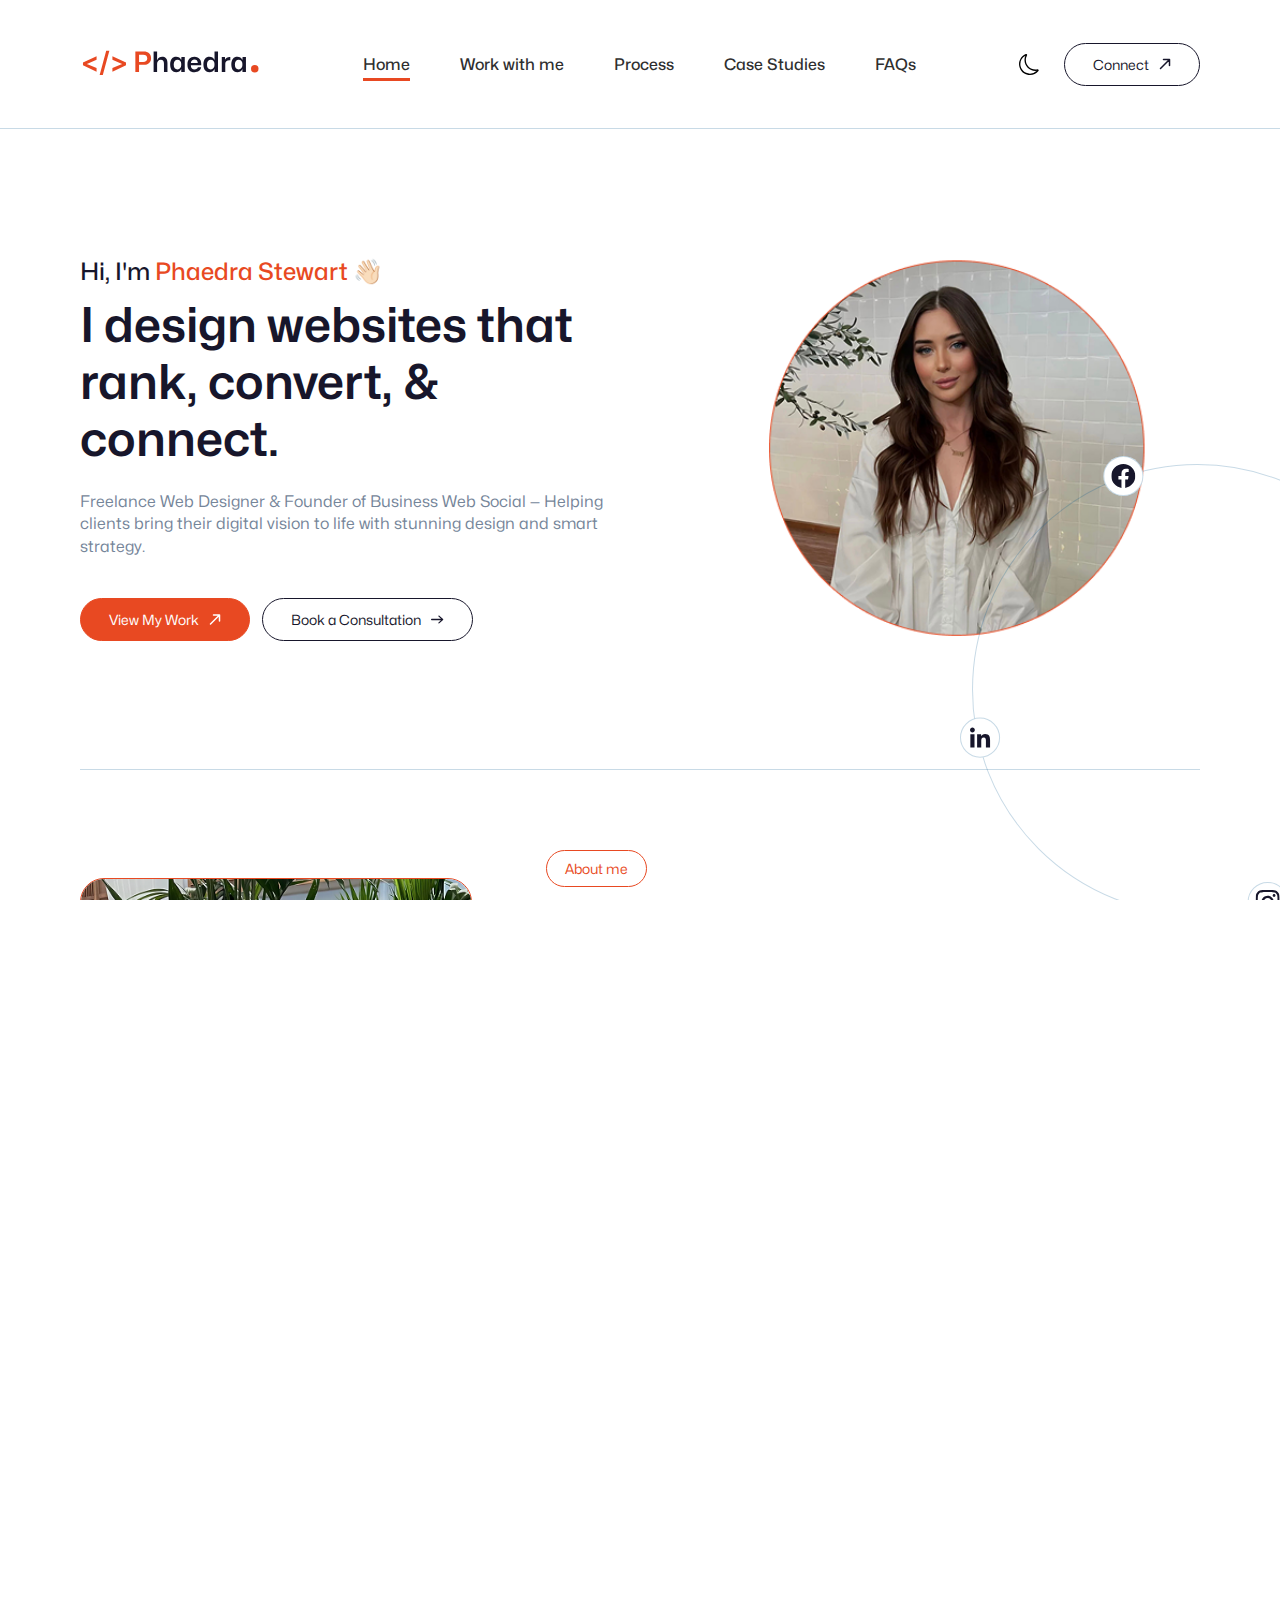
<file: index.html>
<!DOCTYPE html>
<html lang="en">

<head>
    <meta charset="UTF-8">
    <meta name="viewport" content="width=device-width, initial-scale=1.0">
    <link rel="stylesheet" href="css/style.css">
    <!-- Link Swiper's CSS -->
    <link rel="stylesheet" href="https://cdn.jsdelivr.net/npm/swiper@11/swiper-bundle.min.css" />
    <title>Phaedra Stewart</title>

</head>

<body>
    <header>
        <div class="header">
            <a href="index.html" class="header__logo">
                <img src="assets/Logo.svg" alt="logo" loading="lazy" class="light-logo">
                <img src="assets/Logolight.svg" alt="logo" loading="lazy" class="dark-logo">
            </a>

            <nav class="header__nav">
                <ul class="header__nav-list">
                    <li><a href="index.html" class="header__nav-link header__nav-link_active">Home</a></li>
                    <li><a href="pages/work.html" class="header__nav-link">Work with me</a></li>
                    <li><a href="pages/process.html" class="header__nav-link">Process</a></li>
                    <li><a href="pages/case-studies.html" class="header__nav-link">Case Studies</a></li>
                    <li><a href="pages/faqs.html" class="header__nav-link">FAQs</a></li>
                    <div class="header__connect-mob">
                        <a href="pages/contact.html" class="header__connect-link same__pd">
                            Connect <span><img src="assets/Iconcontact.svg" alt="contact icon" loading="lazy"></span>
                        </a>
                    </div>
                </ul>
            </nav>

            <div class="header__actions">
                <button class="header__theme-toggle" id="toggle">
                    <img src="assets/brightness-high.svg" alt="light mode" class="header__icon-light" loading="lazy">
                    <img src="assets/moon.svg" alt="dark mode" class="header__icon-dark" loading="lazy">
                </button>

                <label for="check" class="menu__btn">
                    <input type="checkbox" id="check" class="menu__check-box" />
                    <span class="menu__child"></span>
                    <span class="menu__child"></span>
                    <span class="menu__child"></span>
                </label>

                <div class="header__connect">
                    <a href="pages/contact.html" class="header__connect-link same__pd">
                        Connect <span><img src="assets/Iconcontact.svg" alt="contact icon" loading="lazy"></span>
                    </a>
                </div>
            </div>
        </div>
    </header>

    <main>
        <section class="hero__section">
            <div class="hero__container">
                <div class="hero__content">
                    <h2 class="hero__title">
                        <span class="hero__greeting">Hi, I'm</span>
                        <span class="same__cl">Phaedra Stewart</span> 👋🏻
                    </h2>
                    <h1 class="hero__headline main__heading">I design websites that rank, convert, & connect.</h1>
                    <p class="hero__description">
                        Freelance Web Designer & Founder of Business Web Social — Helping clients bring their
                        digital vision to life with stunning design and smart strategy.
                    </p>

                    <div class="hero__buttons">
                        <a href="#" class="hero__btn view__btn same__pd">
                            <span>View My Work</span>
                            <img src="assets/IconLightArrow.svg" alt="arrow icon" loading="lazy" class="hero__btn-icon">
                        </a>
                        <a href="#" class="hero__btn book__btn same__pd">
                            <span>Book a Consultation</span>
                            <img src="assets/rightarrow.svg" alt="arrow icon" loading="lazy" class="hero__btn-icon">
                        </a>
                    </div>
                </div>
                <div class="hero__images">
                    <img src="assets/Frame 2147224312.svg" alt="img" loading="lazy" class="hero__img1">
                    <img src="assets/Frame 2147224307.png" alt="hero image" loading="lazy" class="hero__img2">
                </div>
            </div>
        </section>

        <section class="about__section">
            <div class="about__container">
                <div class="about__image-wrapper">
                    <img src="assets/Rectangle 2.png" alt="img" class="about__image">
                </div>
                <div class="about__content">
                    <div class="about__link-wrapper">
                        <a href="#" class="about__link second__same-btn">About me</a>
                    </div>
                    <h2 class="about__title same__title-h2">Creative Developer, Agency Founder, Problem Solver.</h2>
                    <p class="about__description">
                        With over 7 years of experience in web design and development, I help brands build powerful
                        online platforms that drive results. I'm the founder of Business Web Social, a woman-owned
                        digital marketing agency based in Austin, TX and Phoenix, AZ. Since 2017, we've completed
                        over 300 projects and supported more than 200 clients with beautifully designed websites,
                        robust eCommerce systems, conversion-focused strategies, and ongoing digital support.
                    </p>
                    <p class="about__description">
                        Whether you need a complete website overhaul or a brand-new custom build, I’m here to deliver a
                        seamless experience—on time and on brand.
                    </p>
                    <div class="about__button-wrapper">
                        <a href="#" class="about__button same__pd">
                            <span>View My Process</span>
                            <img src="assets/Iconcontact.svg" alt="img" class="about__button-icon">
                        </a>
                    </div>
                </div>
            </div>
        </section>

        <section class="services__section">
            <div class="services__container">
                <div class="services__header">
                    <a href="#" class="second__same-btn services__btn">My Services</a>
                </div>
                <h2 class="same__title-h2 services__title">Digital Services That Work for You</h2>
                <p class="services__description">Each project is custom-designed to meet your unique goals.</p>

                <div class="services__grid">
                    <div class="services__item">
                        <div class="services__icon-wrapper">
                            <img src="assets/Mask group.svg" alt="img" loading="lazy" class="services__icon">
                        </div>
                        <h3 class="services__name">Custom Website Design</h3>
                        <p class="services__text">From layout to load time, I modernize outdated sites for better
                            performance & engagement.</p>
                    </div>
                    <div class="services__item">
                        <div class="services__icon-wrapper">
                            <img src="assets/Mask group (1).svg" alt="img" loading="lazy" class="services__icon">
                        </div>
                        <h3 class="services__name">Website Redesign & Optimization</h3>
                        <p class="services__text">From layout to load time, I modernize outdated sites for better
                            performance & engagement.</p>
                    </div>
                    <div class="services__item">
                        <div class="services__icon-wrapper">
                            <img src="assets/Mask group (2).svg" alt="img" loading="lazy" class="services__icon">
                        </div>
                        <h3 class="services__name">SEO & Conversion Strategy</h3>
                        <p class="services__text">Get found and convert traffic into action with proven SEO and sales
                            funnel tactics.</p>
                    </div>
                    <div class="services__item">
                        <div class="services__icon-wrapper">
                            <img src="assets/Mask group (3).svg" alt="img" loading="lazy" class="services__icon">
                        </div>
                        <h3 class="services__name">E-Commerce Development</h3>
                        <p class="services__text">Launch a smooth online store with everything your business needs to
                            thrive.</p>
                    </div>
                    <div class="services__item">
                        <div class="services__icon-wrapper">
                            <img src="assets/Mask group (4).svg" alt="img" loading="lazy" class="services__icon">
                        </div>
                        <h3 class="services__name">Social Media Management</h3>
                        <p class="services__text">Build community and engagement with done-for-you content and strategy.
                        </p>
                    </div>
                    <div class="services__item">
                        <div class="services__icon-wrapper">
                            <img src="assets/Mask group (5).svg" alt="img" loading="lazy" class="services__icon">
                        </div>
                        <h3 class="services__name">Virtual Assistant Support</h3>
                        <p class="services__text">Let me handle the backend details so you can focus on growth</p>
                    </div>

                </div>
            </div>
        </section>

        <section class="portfolio__section">
            <div class="portfolio__container">
                <div class="portfolio__header">
                    <a href="#" class="second__same-btn portfolio__btn">Portfolio</a>
                </div>
                <h2 class="same__title-h2 portfolio__title">Digital Services That Work for You</h2>
                <p class="portfolio__description">Each project is custom-designed to meet your unique goals.</p>

                <div class="portfolio__grid">
                    <div class="swiper mySwiper">
                        <div class="swiper-wrapper">
                            <div class="swiper-slide">
                                <div class="portfolio__item">
                                    <div class="portfolio__image-wrapper">
                                        <img src="assets/testi2.png" alt="img" loading="lazy"
                                            class="portfolio__image">
                                    </div>
                                    <div class="portfolio__content">
                                        <div class="portfolio__category">B2B Logistics Site</div>
                                        <h2 class="portfolio__name">J Alvarez Transportation</h2>
                                        <p class="portfolio__text">Lorem ipsum dolor sit amet, consectetur varius
                                            adipiscing
                                            elit. Suspendisse varius ...</p>
                                        <div class="portfolio__tech-stack">
                                            <div class="portfolio__tech">HTML</div>
                                            <div class="portfolio__tech">CSS</div>
                                            <div class="portfolio__tech">JavaScript</div>
                                        </div>
                                        <div class="portfolio__client">
                                            <span class="portfolio__client-label">Client:</span>
                                            <span class="portfolio__client-name">David John</span>
                                        </div>
                                        <div class="portfolio__link-wrapper">
                                            <a href="#" class="portfolio__link">
                                                <span>Live Preview</span>
                                                <img src="assets/IconLightArrow.svg" alt="img"
                                                    class="portfolio__link-icon">
                                            </a>
                                        </div>
                                    </div>
                                </div>
                            </div>

                            <div class="swiper-slide">
                                <div class="portfolio__item">
                                    <div class="portfolio__image-wrapper">
                                        <img src="assets/testi3.png" alt="img" loading="lazy"
                                            class="portfolio__image">
                                    </div>
                                    <div class="portfolio__content">
                                        <div class="portfolio__category">Personal Brand + Business Site</div>
                                        <h2 class="portfolio__name">Queen Capital</h2>
                                        <p class="portfolio__text">Lorem ipsum dolor sit amet, consectetur varius
                                            adipiscing
                                            elit. Suspendisse varius ...</p>
                                        <div class="portfolio__tech-stack">
                                            <div class="portfolio__tech">HTML</div>
                                            <div class="portfolio__tech">CSS</div>
                                            <div class="portfolio__tech">JavaScript</div>
                                        </div>
                                        <div class="portfolio__client">
                                            <span class="portfolio__client-label">Client:</span>
                                            <span class="portfolio__client-name">Annie T.</span>
                                        </div>
                                        <div class="portfolio__link-wrapper">
                                            <a href="#" class="portfolio__link">
                                                <span>Live Preview</span>
                                                <img src="assets/IconLightArrow.svg" alt="img"
                                                    class="portfolio__link-icon">
                                            </a>
                                        </div>
                                    </div>
                                </div>
                            </div>
                            <div class="swiper-slide">
                                <div class="portfolio__item">
                                    <div class="portfolio__image-wrapper">
                                        <img src="assets/testi4.png" alt="img" loading="lazy"
                                            class="portfolio__image">
                                    </div>
                                    <div class="portfolio__content">
                                        <div class="portfolio__category">Online Course + E-Commerce System</div>
                                        <h2 class="portfolio__name">The Wax Pro Academy</h2>
                                        <p class="portfolio__text">Lorem ipsum dolor sit amet, consectetur varius
                                            adipiscing
                                            elit. Suspendisse varius ...</p>
                                        <div class="portfolio__tech-stack">
                                            <div class="portfolio__tech">HTML</div>
                                            <div class="portfolio__tech">CSS</div>
                                            <div class="portfolio__tech">JavaScript</div>
                                        </div>
                                        <div class="portfolio__client">
                                            <span class="portfolio__client-label">Client:</span>
                                            <span class="portfolio__client-name">Tyler M.</span>
                                        </div>
                                        <div class="portfolio__link-wrapper">
                                            <a href="#" class="portfolio__link">
                                                <span>Live Preview</span>
                                                <img src="assets/IconLightArrow.svg" alt="img"
                                                    class="portfolio__link-icon">
                                            </a>
                                        </div>
                                    </div>
                                </div>
                            </div>
                            <div class="swiper-slide">
                                <div class="portfolio__item">
                                    <div class="portfolio__image-wrapper">
                                        <img src="assets/Rectangle 327.png" alt="img" loading="lazy"
                                            class="portfolio__image">
                                    </div>
                                    <div class="portfolio__content">
                                        <div class="portfolio__category">Online Course + E-Commerce System</div>
                                        <h2 class="portfolio__name">The Wax Pro Academy</h2>
                                        <p class="portfolio__text">Lorem ipsum dolor sit amet, consectetur varius
                                            adipiscing
                                            elit. Suspendisse varius ...</p>
                                        <div class="portfolio__tech-stack">
                                            <div class="portfolio__tech">HTML</div>
                                            <div class="portfolio__tech">CSS</div>
                                            <div class="portfolio__tech">JavaScript</div>
                                        </div>
                                        <div class="portfolio__client">
                                            <span class="portfolio__client-label">Client:</span>
                                            <span class="portfolio__client-name">Tyler M.</span>
                                        </div>
                                        <div class="portfolio__link-wrapper">
                                            <a href="#" class="portfolio__link">
                                                <span>Live Preview</span>
                                                <img src="assets/IconLightArrow.svg" alt="img"
                                                    class="portfolio__link-icon">
                                            </a>
                                        </div>
                                    </div>
                                </div>
                            </div>
                            <div class="swiper-slide">
                                <div class="portfolio__item">
                                    <div class="portfolio__image-wrapper">
                                        <img src="assets/Rectangle 327.png" alt="img" loading="lazy"
                                            class="portfolio__image">
                                    </div>
                                    <div class="portfolio__content">
                                        <div class="portfolio__category">Online Course + E-Commerce System</div>
                                        <h2 class="portfolio__name">The Wax Pro Academy</h2>
                                        <p class="portfolio__text">Lorem ipsum dolor sit amet, consectetur varius
                                            adipiscing
                                            elit. Suspendisse varius ...</p>
                                        <div class="portfolio__tech-stack">
                                            <div class="portfolio__tech">HTML</div>
                                            <div class="portfolio__tech">CSS</div>
                                            <div class="portfolio__tech">JavaScript</div>
                                        </div>
                                        <div class="portfolio__client">
                                            <span class="portfolio__client-label">Client:</span>
                                            <span class="portfolio__client-name">Tyler M.</span>
                                        </div>
                                        <div class="portfolio__link-wrapper">
                                            <a href="#" class="portfolio__link">
                                                <span>Live Preview</span>
                                                <img src="assets/IconLightArrow.svg" alt="img"
                                                    class="portfolio__link-icon">
                                            </a>
                                        </div>
                                    </div>
                                </div>
                            </div>
                            <div class="swiper-slide">
                                <div class="portfolio__item">
                                    <div class="portfolio__image-wrapper">
                                        <img src="assets/Rectangle 327.png" alt="img" loading="lazy"
                                            class="portfolio__image">
                                    </div>
                                    <div class="portfolio__content">
                                        <div class="portfolio__category">Online Course + E-Commerce System</div>
                                        <h2 class="portfolio__name">The Wax Pro Academy</h2>
                                        <p class="portfolio__text">Lorem ipsum dolor sit amet, consectetur varius
                                            adipiscing
                                            elit. Suspendisse varius ...</p>
                                        <div class="portfolio__tech-stack">
                                            <div class="portfolio__tech">HTML</div>
                                            <div class="portfolio__tech">CSS</div>
                                            <div class="portfolio__tech">JavaScript</div>
                                        </div>
                                        <div class="portfolio__client">
                                            <span class="portfolio__client-label">Client:</span>
                                            <span class="portfolio__client-name">Tyler M.</span>
                                        </div>
                                        <div class="portfolio__link-wrapper">
                                            <a href="#" class="portfolio__link">
                                                <span>Live Preview</span>
                                                <img src="assets/IconLightArrow.svg" alt="img"
                                                    class="portfolio__link-icon">
                                            </a>
                                        </div>
                                    </div>
                                </div>
                            </div>
                            <div class="swiper-slide">
                                <div class="portfolio__item">
                                    <div class="portfolio__image-wrapper">
                                        <img src="assets/Rectangle 327.png" alt="img" loading="lazy"
                                            class="portfolio__image">
                                    </div>
                                    <div class="portfolio__content">
                                        <div class="portfolio__category">Online Course + E-Commerce System</div>
                                        <h2 class="portfolio__name">The Wax Pro Academy</h2>
                                        <p class="portfolio__text">Lorem ipsum dolor sit amet, consectetur varius
                                            adipiscing
                                            elit. Suspendisse varius ...</p>
                                        <div class="portfolio__tech-stack">
                                            <div class="portfolio__tech">HTML</div>
                                            <div class="portfolio__tech">CSS</div>
                                            <div class="portfolio__tech">JavaScript</div>
                                        </div>
                                        <div class="portfolio__client">
                                            <span class="portfolio__client-label">Client:</span>
                                            <span class="portfolio__client-name">Tyler M.</span>
                                        </div>
                                        <div class="portfolio__link-wrapper">
                                            <a href="#" class="portfolio__link">
                                                <span>Live Preview</span>
                                                <img src="assets/IconLightArrow.svg" alt="img"
                                                    class="portfolio__link-icon">
                                            </a>
                                        </div>
                                    </div>
                                </div>
                            </div>

                        </div>
                    </div>

                    <div class="swiper__btns">
                        <button class="button-prev">
                            <svg width="54" height="54" fill="none" stroke="currentColor" stroke-linecap="round"
                                stroke-linejoin="round" stroke-width="1.5" viewBox="0 0 24 24"
                                xmlns="http://www.w3.org/2000/svg">
                                <path d="m15 18-6-6 6-6"></path>
                            </svg>
                        </button>
                        <button class="button-next">
                            <svg width="54" height="54" fill="none" stroke="currentColor" stroke-linecap="round"
                                stroke-linejoin="round" stroke-width="1.5" viewBox="0 0 24 24"
                                xmlns="http://www.w3.org/2000/svg">
                                <path d="m9 18 6-6-6-6"></path>
                            </svg>
                        </button>
                    </div>

                </div>

            </div>
        </section>

        <section class="skills__section">
            <div class="skills__container">
                <div class="skills__header">
                    <a href="#" class="second__same-btn skills__btn">My Skills</a>
                </div>
                <h2 class="same__title-h2 skills__title">Skills & Expertise</h2>
                <p class="skills__description">Building clean, responsive, and high-performing websites with HTML, CSS,
                    and more.</p>

                <div class="skills__grid">
                    <div class="skills__item">
                        <div class="skills__icon">
                            <img src="assets/image 17.png" alt="img" loading="lazy">
                        </div>
                        <h3 class="skills__percentage">93%</h3>
                        <div class="skills__name">HTML</div>
                    </div>
                    <div class="skills__item">
                        <div class="skills__icon">
                            <img src="assets/image 18.png" alt="img" loading="lazy">
                        </div>
                        <h3 class="skills__percentage">90%</h3>
                        <div class="skills__name">Css</div>
                    </div>
                    <div class="skills__item">
                        <div class="skills__icon">
                            <img src="assets/js.png.png" alt="img" loading="lazy">
                        </div>
                        <h3 class="skills__percentage">87%</h3>
                        <div class="skills__name">javascript</div>
                    </div>
                    <div class="skills__item">
                        <div class="skills__icon">
                            <img src="assets/pngegg (2) 1.png" alt="img" loading="lazy">
                        </div>
                        <h3 class="skills__percentage">88%</h3>
                        <div class="skills__name">NodeJS</div>
                    </div>
                    <div class="skills__item">
                        <div class="skills__icon">
                            <img src="assets/react.png.png" alt="img" loading="lazy">
                        </div>
                        <h3 class="skills__percentage">93%</h3>
                        <div class="skills__name">React Native</div>
                    </div>
                    <div class="skills__item">
                        <div class="skills__icon">
                            <img src="assets/wp.png.png" alt="img" loading="lazy">
                        </div>
                        <h3 class="skills__percentage">85%</h3>
                        <div class="skills__name">WordPress</div>
                    </div>
                </div>
            </div>
        </section>


        <section class="testimonial__section">
            <div class="testimonial__container">
                <div class="testimonial__header">
                    <a href="#" class="second__same-btn testimonial__btn">My Skills</a>
                </div>
                <h2 class="same__title-h2 testimonial__title">Skills & Expertise</h2>

                <div class="testimonial__content">
                    <div class="swiper mySwiper2">
                        <div class="swiper-wrapper">
                            <div class="swiper-slide">
                                <div class="testimonial__box">
                                    <div class="testimonial__icon">
                                        <img src="assets/quets.svg" alt="img" loading="lazy">
                                    </div>
                                    <p class="testimonial__text">
                                        Phae is the BEST web designer I’ve ever come across. Every site she builds
                                        surpasses expectations!
                                    </p>
                                    <div class="testimonial__client">
                                        <div class="testimonial__client-info">
                                            <div class="testimonial__client-img">
                                                <img src="assets/Ellipse 1.png" alt="img" loading="lazy">
                                            </div>
                                            <div class="testimonial__client-details">
                                                <h4 class="testimonial__client-name">Tyler M.</h4>
                                                <span class="testimonial__client-title">CEO Themesflat</span>
                                            </div>
                                        </div>
                                        <div class="testimonial__ratings">
                                            <span class="testimonial__start"><img src="assets/Star 4.svg"
                                                    alt="img"></span>
                                            <span class="testimonial__start"><img src="assets/Star 4.svg"
                                                    alt="img"></span>
                                            <span class="testimonial__start"><img src="assets/Star 4.svg"
                                                    alt="img"></span>
                                            <span class="testimonial__start"><img src="assets/Star 4.svg"
                                                    alt="img"></span>
                                            <span class="testimonial__start"><img src="assets/Star 4.svg"
                                                    alt="img"></span>
                                        </div>
                                    </div>
                                </div>
                            </div>
                            <div class="swiper-slide">
                                <div class="testimonial__box">
                                    <div class="testimonial__icon">
                                        <img src="assets/quets.svg" alt="img" loading="lazy">
                                    </div>
                                    <p class="testimonial__text">
                                        From scratch to perfection. 10/10 would recommend to anyone!
                                    </p>
                                    <div class="testimonial__client">
                                        <div class="testimonial__client-info">
                                            <div class="testimonial__client-img">
                                                <img src="assets/Ellipse2.png" alt="img" loading="lazy">
                                            </div>
                                            <div class="testimonial__client-details">
                                                <h4 class="testimonial__client-name">Annie T.</h4>
                                                <span class="testimonial__client-title">Queen Capital</span>
                                            </div>
                                        </div>
                                        <div class="testimonial__ratings">
                                            <span class="testimonial__start"><img src="assets/Star 4.svg"
                                                    alt="img"></span>
                                            <span class="testimonial__start"><img src="assets/Star 4.svg"
                                                    alt="img"></span>
                                            <span class="testimonial__start"><img src="assets/Star 4.svg"
                                                    alt="img"></span>
                                            <span class="testimonial__start"><img src="assets/Star 4.svg"
                                                    alt="img"></span>
                                            <span class="testimonial__start"><img src="assets/Star 4.svg"
                                                    alt="img"></span>
                                        </div>
                                    </div>
                                </div>
                            </div>
                            <div class="swiper-slide">
                                <div class="testimonial__box">
                                    <div class="testimonial__icon">
                                        <img src="assets/quets.svg" alt="img" loading="lazy">
                                    </div>
                                    <p class="testimonial__text">
                                        She delivered a stunning site for my med brand. Highly recommend!
                                    </p>
                                    <div class="testimonial__client">
                                        <div class="testimonial__client-info">
                                            <div class="testimonial__client-img">
                                                <img src="assets/Ellipse3.png" alt="img" loading="lazy">
                                            </div>
                                            <div class="testimonial__client-details">
                                                <h4 class="testimonial__client-name">John R.</h4>
                                                <span class="testimonial__client-title">Rizz Pharma</span>
                                            </div>
                                        </div>
                                        <div class="testimonial__ratings">
                                            <span class="testimonial__start"><img src="assets/Star 4.svg"
                                                    alt="img"></span>
                                            <span class="testimonial__start"><img src="assets/Star 4.svg"
                                                    alt="img"></span>
                                            <span class="testimonial__start"><img src="assets/Star 4.svg"
                                                    alt="img"></span>
                                            <span class="testimonial__start"><img src="assets/Star 4.svg"
                                                    alt="img"></span>
                                            <span class="testimonial__start"><img src="assets/Star 4.svg"
                                                    alt="img"></span>
                                        </div>
                                    </div>
                                </div>
                            </div>
                            <div class="swiper-slide">
                                <div class="testimonial__box">
                                    <div class="testimonial__icon">
                                        <img src="assets/quets.svg" alt="img" loading="lazy">
                                    </div>
                                    <p class="testimonial__text">
                                        Phae is the BEST web designer I’ve ever come across. Every site she builds
                                        surpasses expectations!
                                    </p>
                                    <div class="testimonial__client">
                                        <div class="testimonial__client-info">
                                            <div class="testimonial__client-img">
                                                <img src="assets/Ellipse 1.png" alt="img" loading="lazy">
                                            </div>
                                            <div class="testimonial__client-details">
                                                <h4 class="testimonial__client-name">Tyler M.</h4>
                                                <span class="testimonial__client-title">CEO Themesflat</span>
                                            </div>
                                        </div>
                                        <div class="testimonial__ratings">
                                            <span class="testimonial__start"><img src="assets/Star 4.svg"
                                                    alt="img"></span>
                                            <span class="testimonial__start"><img src="assets/Star 4.svg"
                                                    alt="img"></span>
                                            <span class="testimonial__start"><img src="assets/Star 4.svg"
                                                    alt="img"></span>
                                            <span class="testimonial__start"><img src="assets/Star 4.svg"
                                                    alt="img"></span>
                                            <span class="testimonial__start"><img src="assets/Star 4.svg"
                                                    alt="img"></span>
                                        </div>
                                    </div>
                                </div>
                            </div>


                        </div>
                    </div>
                    <div class="swiper-pagination2"></div>
                </div>



            </div>
        </section>

        <section class="contact__section">
            <div class="contact__container">
                <div class="contact__info-wrapper">
                    <div class="contact__header">
                        <a href="#" class="second__same-btn contact__btn">My Skills</a>
                    </div>
                    <h2 class="same__title-h2 contact__title">Skills & Expertise</h2>
                    <p class="contact__description">
                        Have a project in mind? Whether you're launching a new business or elevating an existing one,
                        I’m here to help. Let’s connect!
                    </p>

                    <div class="contact__details">
                        <h3 class="contact__details-title">My Contact:</h3>
                        <div class="contact__methods">
                            <div class="contact__method">
                                <div class="contact__icon"><img src="assets/call.svg" alt="img" loading="lazy"></div>
                                <div class="contact__text">
                                    <div class="contact__label">Phone No:</div>
                                    <h4 class="contact__value">+1 (602) 750-7316</h4>
                                </div>
                            </div>
                            <div class="contact__method">
                                <div class="contact__icon"><img src="assets/mail.svg" alt="img" loading="lazy"></div>
                                <div class="contact__text">
                                    <div class="contact__label">Email:</div>
                                    <h4 class="contact__value">admin@businesswebsocial.com
                                    </h4>
                                </div>
                            </div>
                            <div class="contact__method">
                                <div class="contact__icon"><img src="assets/location.svg" alt="img" loading="lazy">
                                </div>
                                <div class="contact__text">
                                    <div class="contact__label">Address:</div>
                                    <h4 class="contact__value">Based in Austin, TX & Phoenix, AZ</h4>
                                </div>
                            </div>
                        </div>
                    </div>
                </div>

                <div class="contact__form-wrapper">
                    <form action="#" class="contact__form">
                        <div class="form__cont">
                            <input type="text" placeholder="Your Name" class="contact__input">
                            <input type="text" placeholder="Your Name" class="contact__input">
                            <div class="contact__selection">
                                <select name="" id="" class="contact__select">
                                    <option value="">Subject</option>
                                    <option value="1">Industry 1</option>
                                    <option value="2">Industry 2</option>
                                    <option value="3">Industry 3</option>
                                    <option value="4">Industry 4</option>
                                    <option value="5">Industry 5</option>
                                </select>
                            </div>
                            <textarea name="message" id="message" placeholder="Message"
                                class="contact__textarea"></textarea>
                        </div>
                        <button type="submit" class="contact__submit same__pd">
                            Submit <img src="assets/IconLightArrow.svg" alt="img" loading="lazy">
                        </button>
                    </form>
                </div>
            </div>
        </section>


    </main>


    <footer class="footer">
        <div class="footer__container">
            <div class="footer__top">
                <div class="footer__brand-social">
                    <a href="index.html" class="footer__logo-link" aria-label="Homepage">
                        <img src="assets/Logo.svg" alt="Phaedra Logo" loading="lazy" class="footer__light-logo">
                        <img src="assets/Logolight.svg" alt="Phaedra Logo Light" loading="lazy"
                            class="footer__dark-logo">
                    </a>
                    <div class="footer__social">
                        <h3 class="footer__social-title">Social Media:</h3>
                        <div class="footer__social-icons">
                            <a href="#" aria-label="Facebook" class="footer__social-link">
                                <img src="assets/Facebook - Negative.svg" alt="Facebook" loading="lazy">
                            </a>
                            <a href="#" aria-label="Twitter" class="footer__social-link">
                                <img src="assets/Twitter - Negative.svg" alt="Twitter" loading="lazy">
                            </a>
                            <a href="#" aria-label="Instagram" class="footer__social-link">
                                <img src="assets/SVG.svg" alt="Instagram" loading="lazy">
                            </a>
                            <a href="#" aria-label="LinkedIn" class="footer__social-link">
                                <img src="assets/Instagram - Negative.svg" alt="LinkedIn" loading="lazy">
                            </a>
                        </div>
                    </div>
                </div>

                <nav class="footer__nav" aria-label="Main Navigation">
                    <ul class="footer__nav-list">
                        <li><a href="index.html" class="footer__nav-link">Home</a></li>
                        <li><a href="pages/work.html" class="footer__nav-link">Work with me</a></li>
                        <li><a href="pages/process.html" class="footer__nav-link">Process</a></li>
                    </ul>
                </nav>

                <nav class="footer__nav" aria-label="Secondary Navigation">
                    <ul class="footer__nav-list">
                        <li><a href="pages/case-studies.html" class="footer__nav-link">Case Studies</a></li>
                        <li><a href="pages/faqs.html" class="footer__nav-link">FAQs</a></li>
                        <li><a href="pages/contact.html" class="footer__nav-link">Contact</a></li>
                    </ul>
                </nav>

                <a href="pages/contact.html" class="footer__cta same__pd">Connect <img src="assets/IconLightArrow.svg" alt="img"
                        loading="lazy"></a>
            </div>

            <div class="footer__bottom">
                <div class="footer__copyright">
                    © 2025 Phaedra. All rights reserved.
                </div>
                <nav class="footer__legal-nav" aria-label="Legal Links">
                    <ul class="footer__legal-list">
                        <li><a href="#" class="footer__legal-link">Terms of Services</a></li>
                        <li><a href="#" class="footer__legal-link">Privacy Policy</a></li>
                        <li><a href="#" class="footer__legal-link">Connect with me</a></li>
                    </ul>
                </nav>
            </div>
        </div>
    </footer>
    <script src="js/script.js"></script>

    <!-- Swiper JS -->
    <script src="https://cdn.jsdelivr.net/npm/swiper@11/swiper-bundle.min.js"></script>

    <!-- Initialize Swiper -->
    <script>
        var swiper = new Swiper(".mySwiper", {
            slidesPerView: 3.5,
            spaceBetween: 20,
            centeredSlides: true,
            loop: true,

            navigation: {
                nextEl: ".button-next",
                prevEl: ".button-prev",
            },

            // ✅ Breakpoints for responsiveness
            breakpoints: {
                320: {
                    slidesPerView: 1.2,
                    centeredSlides: true,
                },
                480: {
                    slidesPerView: 1.5,
                    centeredSlides: true,
                },
                768: {
                    slidesPerView: 2.5,
                    centeredSlides: true,
                },
                1024: {
                    slidesPerView: 3.5,
                    centeredSlides: true,
                },
            },
        });
        window.addEventListener("resize", () => {
            swiper.update();
        });



        var swiper = new Swiper(".mySwiper2", {
            slidesPerView: 3,
            spaceBetween: 30,
            loop: true,
            autoplay: {
                delay: 2500,
                disableOnInteraction: false,
            },
            pagination: {
                el: ".swiper-pagination2",
                clickable: true,
            },
            breakpoints: {
                // when window width is >= 320px (phones)
                320: {
                    slidesPerView: 1,
                    spaceBetween: 10
                },
                // when window width is >= 480px (small tablets)
                480: {
                    slidesPerView: 1.5,
                    spaceBetween: 15
                },
                // when window width is >= 640px (landscape phones/tablets)
                640: {
                    slidesPerView: 2,
                    spaceBetween: 20
                },
                // when window width is >= 768px (tablets)
                768: {
                    slidesPerView: 2.5,
                    spaceBetween: 25
                },
                // when window width is >= 1024px (laptops)
                1024: {
                    slidesPerView: 3,
                    spaceBetween: 30
                },
            }
        });

    </script>

</body>

</html>
</file>
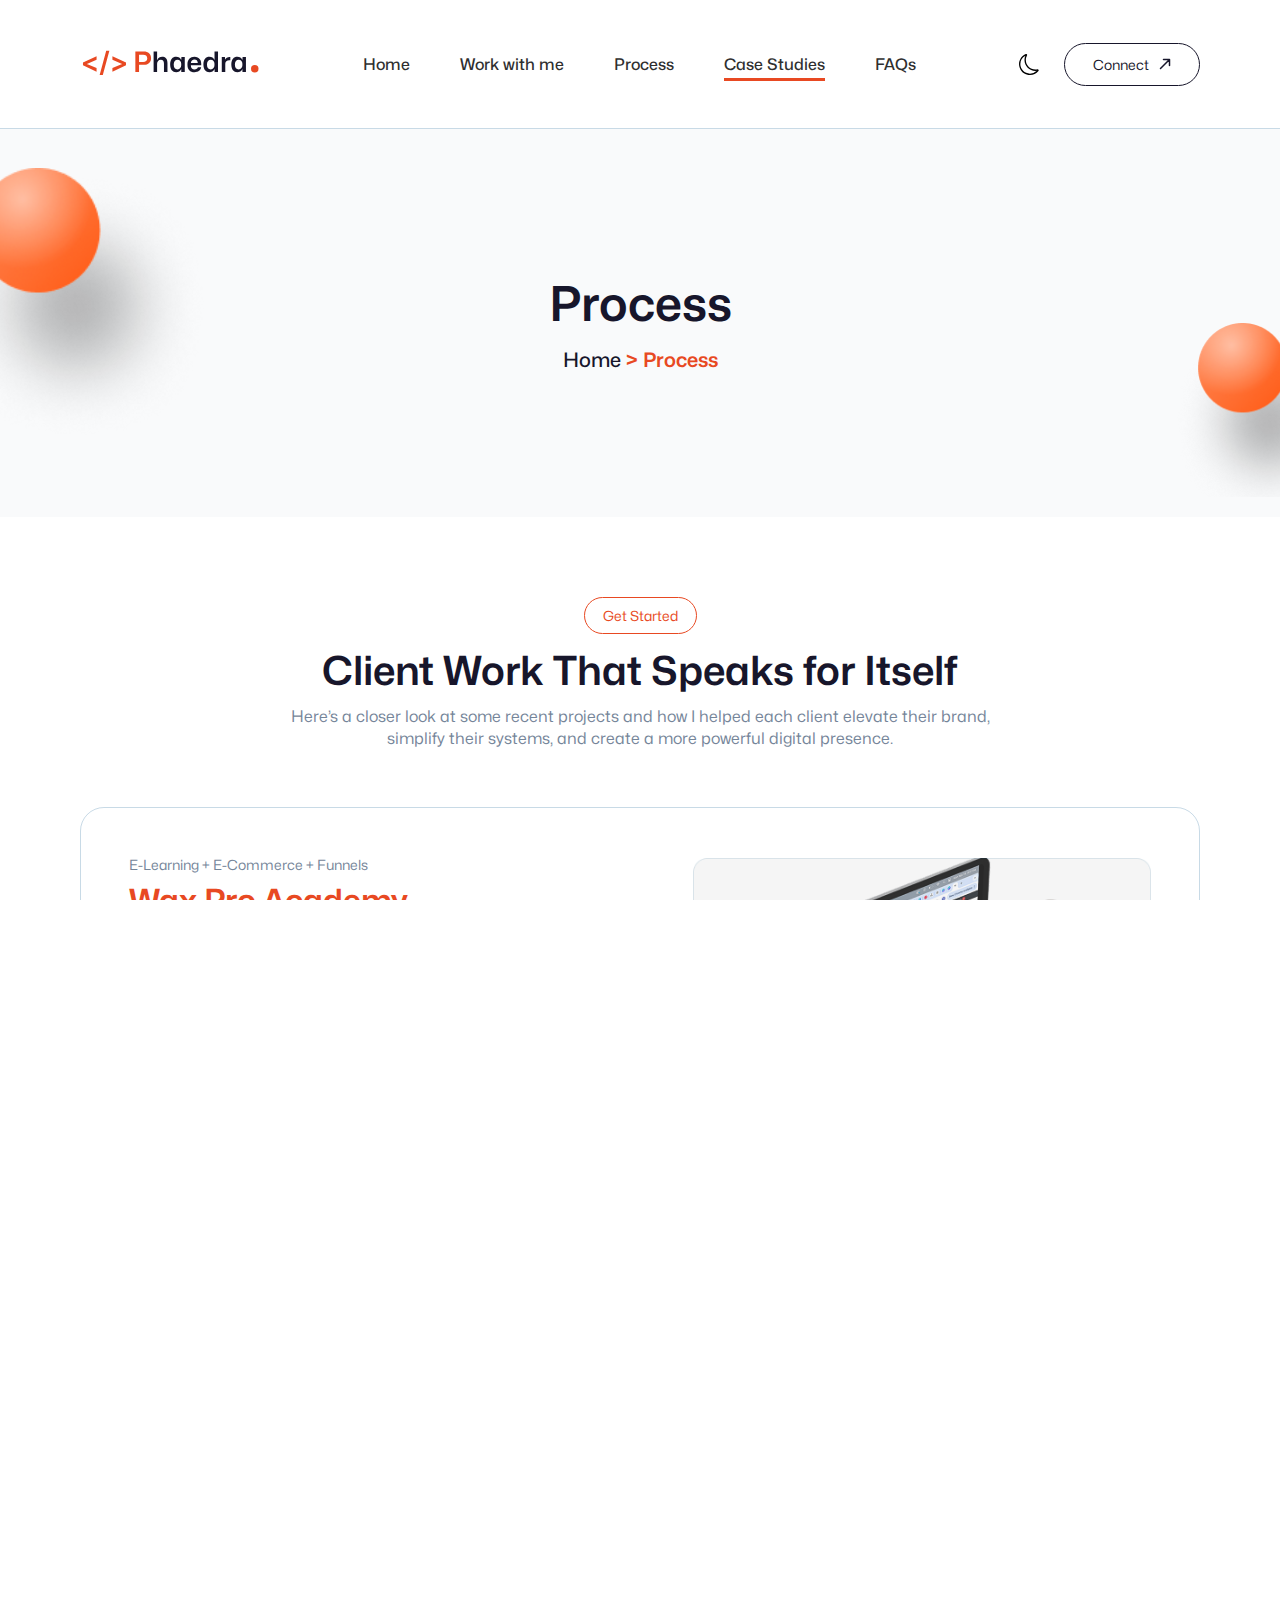
<file: pages/case-studies.html>
<!DOCTYPE html>
<html lang="en">

<head>
    <meta charset="UTF-8">
    <meta name="viewport" content="width=device-width, initial-scale=1.0">
    <link rel="stylesheet" href="../css/case-studies.css">
    <link rel="stylesheet" href="../css/work.css">
    <link rel="stylesheet" href="../css/process.css">
    <link rel="stylesheet" href="../css/style.css">
    <title>Document</title>
</head>

<body>
    <header>
        <div class="header">
            <a href="../index.html" class="header__logo">
                <img src="../assets/Logo.svg" alt="logo" loading="lazy" class="light-logo">
                <img src="../assets/Logolight.svg" alt="logo" loading="lazy" class="dark-logo">
            </a>

            <nav class="header__nav">
                <ul class="header__nav-list">
                    <li><a href="../index.html" class="header__nav-link">Home</a></li>
                    <li><a href="work.html" class="header__nav-link">Work with me</a></li>
                    <li><a href="process.html" class="header__nav-link">Process</a></li>
                    <li><a href="case-studies.html" class="header__nav-link header__nav-link_active">Case Studies</a>
                    </li>
                    <li><a href="faqs.html" class="header__nav-link">FAQs</a></li>
                    <div class="header__connect-mob">
                        <a href="contact.html" class="header__connect-link same__pd">
                            Connect <span><img src="../assets/Iconcontact.svg" alt="contact icon" loading="lazy"></span>
                        </a>
                    </div>
                </ul>
            </nav>

            <div class="header__actions">
                <button class="header__theme-toggle" id="toggle">
                    <img src="../assets/brightness-high.svg" alt="light mode" class="header__icon-light" loading="lazy">
                    <img src="../assets/moon.svg" alt="dark mode" class="header__icon-dark" loading="lazy">
                </button>

                <label for="check" class="menu__btn">
                    <input type="checkbox" id="check" class="menu__check-box" />
                    <span class="menu__child"></span>
                    <span class="menu__child"></span>
                    <span class="menu__child"></span>
                </label>

                <div class="header__connect">
                    <a href="contact.html" class="header__connect-link same__pd">
                        Connect <span><img src="../assets/Iconcontact.svg" alt="contact icon" loading="lazy"></span>
                    </a>
                </div>
            </div>
        </div>
    </header>


    <main>
        <section class="work__section">
            <div class="work__ellipse work__ellipse--1">
                <img src="../assets/Ellipse-120 1.svg" alt="img" loading="lazy">
            </div>
            <div class="work__ellipse work__ellipse--2">
                <img src="../assets/Ellipse-120 2.svg" alt="img" loading="lazy">
            </div>
            <div class="work__content">
                <h2 class="section__title work__heading main__heading">Process</h2>
                <div class="work__breadcrumb">Home <span class="breadcrumb__divider">> Process</span></div>
            </div>
        </section>



        <section class="project__section">
            <div class="project__container">
                <div class="process__header">
                    <a href="#" class="second__same-btn process__btn">Get Started</a>
                </div>
                <h2 class="same__title-h2 process__title">Client Work That Speaks for Itself</h2>
                <p class="project__desc">
                    Here’s a closer look at some recent projects and how I helped each client elevate their brand,
                    simplify their systems, and create a more powerful digital presence.
                </p>

                <div class="project__case">
                    <div class="project__cont">
                        <div class="project__details">
                            <div class="project__category">E-Learning + E-Commerce + Funnels</div>
                            <h3 class="project__name">Wax Pro Academy</h3>

                            <h4 class="project__subheading">What They Needed:</h4>
                            <p class="project__text">
                                A complete course platform with built-in product upsells, clear UX, and a
                                smooth checkout flow.
                            </p>

                            <div class="project__what-i-did">
                                <h5 class="project__subheading">What I Did:</h5>
                                <div class="project__list">
                                    <div class="project__item">
                                        <span><img src="../assets/Icon.svg" alt="img"></span>
                                        <p>Built a WordPress + LearnDash online course site</p>
                                    </div>
                                    <div class="project__item">
                                        <span><img src="../assets/Icon.svg" alt="img"></span>
                                        <p>Integrated WooCommerce and CartFlows for product add-ons</p>
                                    </div>
                                    <div class="project__item">
                                        <span><img src="../assets/Icon.svg" alt="img"></span>
                                        <p>Created dynamic landing pages with strong visual flow</p>
                                    </div>
                                </div>
                            </div>

                            <div class="project__results">
                                <h5 class="project__subheading">Results:</h5>
                                <div class="project__list">
                                    <div class="project__item">
                                        <span><img src="../assets/Icon.svg" alt="img"></span>
                                        <p>Seamless course access + product fulfillment</p>
                                    </div>
                                    <div class="project__item">
                                        <span><img src="../assets/Icon.svg" alt="img"></span>
                                        <p>Funnel that boosted average order value</p>
                                    </div>
                                    <div class="project__item">
                                        <span><img src="../assets/Icon.svg" alt="img"></span>
                                        <p>Custom-branded experience from landing to checkout</p>
                                    </div>
                                </div>
                            </div>

                            <div class="project__header-btn">
                                <a href="#" class="same__pd project__view">
                                    <span>Live Preview</span>
                                    <img src="../assets/IconLightArrow.svg" alt="arrow icon" loading="lazy"
                                        class="hero__btn-icon">
                                </a>
                            </div>
                        </div>

                        <div class="project__image">
                            <img src="../assets/Rectangle1.png" alt="img" loading="lazy">
                        </div>
                    </div>

                    <div class="project__cont project__cont-rev">
                        <div class="project__details">
                            <div class="project__category">Subscription E-Pharmacy</div>
                            <h3 class="project__name">Rizz Pharma</h3>

                            <h4 class="project__subheading">What They Needed:</h4>
                            <p class="project__text">
                                A discreet, modern DTC website with telehealth integration and
                                automated
                                refills.
                            </p>

                            <div class="project__what-i-did">
                                <h5 class="project__subheading">What I Did:</h5>
                                <div class="project__list">
                                    <div class="project__item">
                                        <span><img src="../assets/Icon.svg" alt="img"></span>
                                        <p>Designed a sleek WooCommerce subscription store</p>
                                    </div>
                                    <div class="project__item">
                                        <span><img src="../assets/Icon.svg" alt="img"></span>
                                        <p>Integrated Telegra for provider/patient flow</p>
                                    </div>
                                    <div class="project__item">
                                        <span><img src="../assets/Icon.svg" alt="img"></span>
                                        <p>Built a product education page with custom UI</p>
                                    </div>
                                </div>
                            </div>

                            <div class="project__results">
                                <h5 class="project__subheading">Results:</h5>
                                <div class="project__list">
                                    <div class="project__item">
                                        <span><img src="../assets/Icon.svg" alt="img"></span>
                                        <p>High-performing UX that converts</p>
                                    </div>
                                    <div class="project__item">
                                        <span><img src="../assets/Icon.svg" alt="img"></span>
                                        <p>Automated medical intake and fulfillment</p>
                                    </div>
                                    <div class="project__item">
                                        <span><img src="../assets/Icon.svg" alt="img"></span>
                                        <p>Seamless HIPAA-compliant backend via Telegra</p>
                                    </div>
                                </div>
                            </div>

                            <div class="project__header-btn">
                                <a href="#" class="same__pd project__view">
                                    <span>Live Preview</span>
                                    <img src="../assets/IconLightArrow.svg" alt="arrow icon" loading="lazy"
                                        class="hero__btn-icon">
                                </a>
                            </div>
                        </div>

                        <div class="project__image">
                            <img src="../assets/Rectangle.png" alt="img" loading="lazy">
                        </div>
                    </div>

                    <div class="project__cont">
                        <div class="project__details">
                            <div class="project__category">B2B Logistics Site</div>
                            <h3 class="project__name">J Alvarez Transportation</h3>

                            <h4 class="project__subheading">What They Needed:</h4>
                            <p class="project__text">
                                A credible online presence to attract major food distribution clients like Trader Joe’s
                                and Costco.
                            </p>

                            <div class="project__what-i-did">
                                <h5 class="project__subheading">What I Did:</h5>
                                <div class="project__list">
                                    <div class="project__item">
                                        <span><img src="../assets/Icon.svg" alt="img"></span>
                                        <p>Built a professional WordPress site with clear CTAs</p>
                                    </div>
                                    <div class="project__item">
                                        <span><img src="../assets/Icon.svg" alt="img"></span>
                                        <p>Highlighted compliance, safety, and fleet specs</p>
                                    </div>
                                    <div class="project__item">
                                        <span><img src="../assets/Icon.svg" alt="img"></span>
                                        <p>Designed a services flow that spoke to B2B buyers</p>
                                    </div>
                                </div>
                            </div>

                            <div class="project__results">
                                <h5 class="project__subheading">Results:</h5>
                                <div class="project__list">
                                    <div class="project__item">
                                        <span><img src="../assets/Icon.svg" alt="img"></span>
                                        <p>Site added to vendor evaluation funnels</p>
                                    </div>
                                    <div class="project__item">
                                        <span><img src="../assets/Icon.svg" alt="img"></span>
                                        <p>Enhanced legitimacy + professionalism</p>
                                    </div>
                                    <div class="project__item">
                                        <span><img src="../assets/Icon.svg" alt="img"></span>
                                        <p>Highlighted key differentiators like refrigerated trailer support</p>
                                    </div>
                                </div>
                            </div>

                            <div class="project__header-btn">
                                <a href="#" class="same__pd project__view">
                                    <span>Live Preview</span>
                                    <img src="../assets/IconLightArrow.svg" alt="arrow icon" loading="lazy"
                                        class="hero__btn-icon">
                                </a>
                            </div>
                        </div>

                        <div class="project__image">
                            <img src="../assets/Rectangle 327 (1).png" alt="img" loading="lazy">
                        </div>
                    </div>

                    <div class="project__cont project__cont-rev">
                        <div class="project__details">
                            <div class="project__category">Personal Brand + Business Site</div>
                            <h3 class="project__name">Queen Capital</h3>

                            <h4 class="project__subheading">What They Needed:</h4>
                            <p class="project__text">
                                A bold, luxurious site to establish authority and highlight media
                                appearances and business ventures.
                            </p>

                            <div class="project__what-i-did">
                                <h5 class="project__subheading">What I Did:</h5>
                                <div class="project__list">
                                    <div class="project__item">
                                        <span><img src="../assets/Icon.svg" alt="img"></span>
                                        <p>Created a custom WordPress theme with full mobile responsiveness</p>
                                    </div>
                                    <div class="project__item">
                                        <span><img src="../assets/Icon.svg" alt="img"></span>
                                        <p>Integrated testimonial sliders and press mentions</p>
                                    </div>
                                    <div class="project__item">
                                        <span><img src="../assets/Icon.svg" alt="img"></span>
                                        <p>Styled bold, modern visuals to match the brand tone</p>
                                    </div>
                                </div>
                            </div>

                            <div class="project__results">
                                <h5 class="project__subheading">Results:</h5>
                                <div class="project__list">
                                    <div class="project__item">
                                        <span><img src="../assets/Icon.svg" alt="img"></span>
                                        <p>Instant credibility for speaking and consulting
                                        </p>
                                    </div>
                                    <div class="project__item">
                                        <span><img src="../assets/Icon.svg" alt="img"></span>
                                        <p>Easily scalable for future offers and launches</p>
                                    </div>
                                    <div class="project__item">
                                        <span><img src="../assets/Icon.svg" alt="img"></span>
                                        <p>Strong brand alignment across all pages
                                        </p>
                                    </div>
                                </div>
                            </div>

                            <div class="project__header-btn">
                                <a href="#" class="same__pd project__view">
                                    <span>Live Preview</span>
                                    <img src="../assets/IconLightArrow.svg" alt="arrow icon" loading="lazy"
                                        class="hero__btn-icon">
                                </a>
                            </div>
                        </div>

                        <div class="project__image">
                            <img src="../assets/Rectangle 327 (2).png" alt="img" loading="lazy">
                        </div>
                    </div>

                </div>
            </div>
        </section>



        <section class="consult__section">
            <div class="consult__container">

                <div class="consult__phone">
                    <img src="../assets/Phone Icon.svg" alt="phone icon" loading="lazy">
                </div>
                <div class="consult__email">
                    <img src="../assets/Email Icon.svg" alt="email icon" loading="lazy">
                </div>

                <div class="consult__header">
                    <a href="#" class="second__same-btn consult__btn">Let’s Chat</a>
                </div>

                <h2 class="same__title-h2 consult__title">Let’s Chat About Your Project</h2>

                <div class="consult__cta">
                    <a href="#" class="view__btn same__pd consult__cta-btn">
                        <span>Book a Free Consultation</span>
                        <img src="../assets/IconLightArrow.svg" alt="arrow icon" loading="lazy">
                    </a>
                </div>

            </div>
        </section>



    </main>

    <footer class="footer">
        <div class="footer__container">
            <div class="footer__top">
                <div class="footer__brand-social">
                    <a href="../index.html" class="footer__logo-link" aria-label="Homepage">
                        <img src="../assets/Logo.svg" alt="Phaedra Logo" loading="lazy" class="footer__light-logo">
                        <img src="../assets/Logolight.svg" alt="Phaedra Logo Light" loading="lazy"
                            class="footer__dark-logo">
                    </a>
                    <div class="footer__social">
                        <h3 class="footer__social-title">Social Media:</h3>
                        <div class="footer__social-icons">
                            <a href="#" aria-label="Facebook" class="footer__social-link">
                                <img src="../assets/Facebook - Negative.svg" alt="Facebook" loading="lazy">
                            </a>
                            <a href="#" aria-label="Twitter" class="footer__social-link">
                                <img src="../assets/Twitter - Negative.svg" alt="Twitter" loading="lazy">
                            </a>
                            <a href="#" aria-label="Instagram" class="footer__social-link">
                                <img src="../assets/SVG.svg" alt="Instagram" loading="lazy">
                            </a>
                            <a href="#" aria-label="LinkedIn" class="footer__social-link">
                                <img src="../assets/Instagram - Negative.svg" alt="LinkedIn" loading="lazy">
                            </a>
                        </div>
                    </div>
                </div>

                <nav class="footer__nav" aria-label="Main Navigation">
                    <ul class="footer__nav-list">
                        <li><a href="../index.html" class="footer__nav-link">Home</a></li>
                        <li><a href="work.html" class="footer__nav-link">Work with me</a></li>
                        <li><a href="process.html" class="footer__nav-link">Process</a></li>
                    </ul>
                </nav>

                <nav class="footer__nav" aria-label="Secondary Navigation">
                    <ul class="footer__nav-list">
                        <li><a href="case-studies.html" class="footer__nav-link">Case Studies</a></li>
                        <li><a href="faqs.html" class="footer__nav-link">FAQs</a></li>
                        <li><a href="contact.html" class="footer__nav-link">Contact</a></li>
                    </ul>
                </nav>

                <a href="contact.html" class="footer__cta same__pd">Connect <img src="../assets/IconLightArrow.svg"
                        alt="img" loading="lazy"></a>
            </div>

            <div class="footer__bottom">
                <div class="footer__copyright">
                    © 2025 Phaedra. All rights reserved.
                </div>
                <nav class="footer__legal-nav" aria-label="Legal Links">
                    <ul class="footer__legal-list">
                        <li><a href="#" class="footer__legal-link">Terms of Services</a></li>
                        <li><a href="#" class="footer__legal-link">Privacy Policy</a></li>
                        <li><a href="#" class="footer__legal-link">Connect with me</a></li>
                    </ul>
                </nav>
            </div>
        </div>
    </footer>

    <script src="../js/script.js"></script>
</body>

</html>
</file>
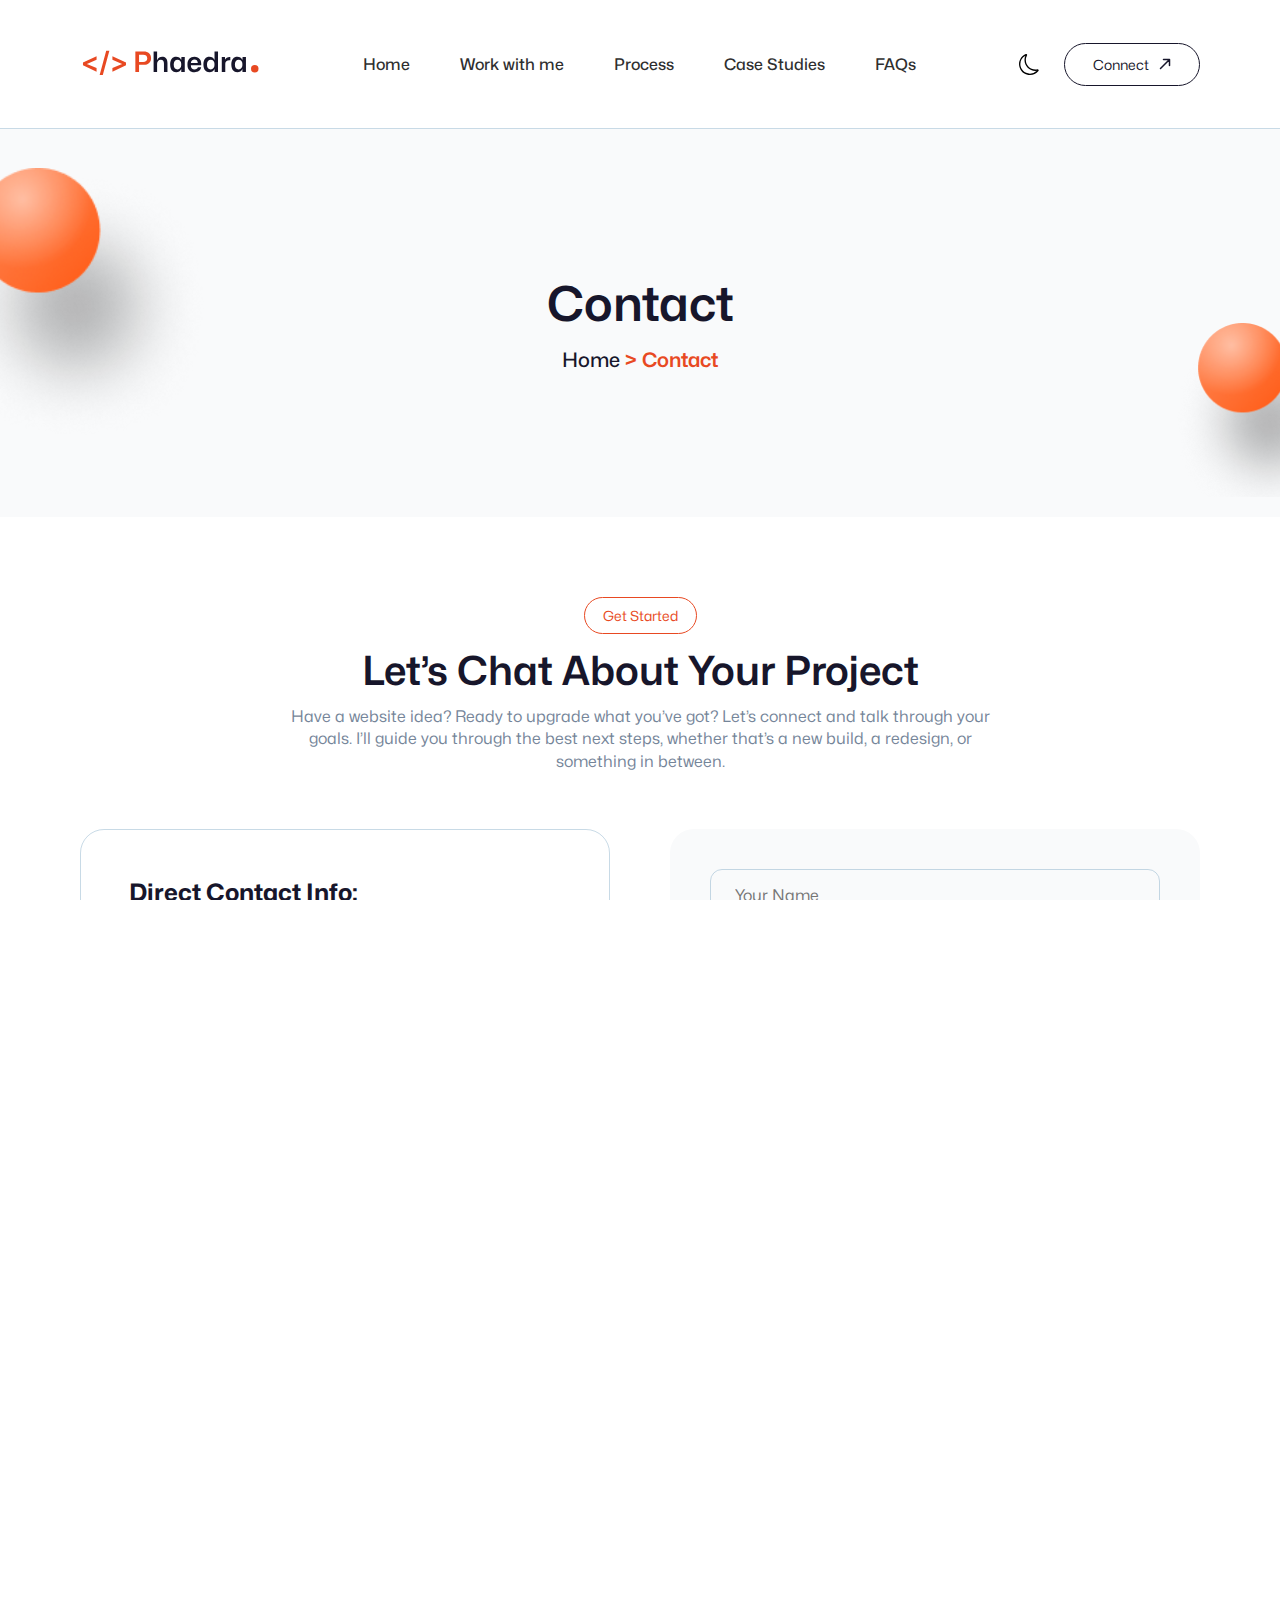
<file: pages/contact.html>
<!DOCTYPE html>
<html lang="en">

<head>
    <meta charset="UTF-8">
    <meta name="viewport" content="width=device-width, initial-scale=1.0">
    <link rel="stylesheet" href="../css/case-studies.css">
    <link rel="stylesheet" href="../css/work.css">
    <link rel="stylesheet" href="../css/process.css">
    <link rel="stylesheet" href="../css/contact.css">
    <link rel="stylesheet" href="../css/style.css">
    <title>Document</title>

</head>

<body>
    <header>
        <div class="header">
            <a href="../index.html" class="header__logo">
                <img src="../assets/Logo.svg" alt="logo" loading="lazy" class="light-logo">
                <img src="../assets/Logolight.svg" alt="logo" loading="lazy" class="dark-logo">
            </a>

            <nav class="header__nav">
                <ul class="header__nav-list">
                    <li><a href="../index.html" class="header__nav-link">Home</a></li>
                    <li><a href="work.html" class="header__nav-link">Work with me</a></li>
                    <li><a href="process.html" class="header__nav-link">Process</a></li>
                    <li><a href="case-studies.html" class="header__nav-link">Case Studies</a></li>
                    <li><a href="faqs.html" class="header__nav-link">FAQs</a></li>
                    <div class="header__connect-mob">
                        <a href="contact.html" class="header__connect-link same__pd">
                            Connect <span><img src="../assets/Iconcontact.svg" alt="contact icon" loading="lazy"></span>
                        </a>
                    </div>
                </ul>
            </nav>

            <div class="header__actions">
                <button class="header__theme-toggle" id="toggle">
                    <img src="../assets/brightness-high.svg" alt="light mode" class="header__icon-light" loading="lazy">
                    <img src="../assets/moon.svg" alt="dark mode" class="header__icon-dark" loading="lazy">
                </button>

                <label for="check" class="menu__btn">
                    <input type="checkbox" id="check" class="menu__check-box" />
                    <span class="menu__child"></span>
                    <span class="menu__child"></span>
                    <span class="menu__child"></span>
                </label>

                <div class="header__connect">
                    <a href="contact.html" class="header__connect-link same__pd">
                        Connect <span><img src="../assets/Iconcontact.svg" alt="contact icon" loading="lazy"></span>
                    </a>
                </div>
            </div>
        </div>
    </header>


    <main>
        <section class="work__section">
            <div class="work__ellipse work__ellipse--1">
                <img src="../assets/Ellipse-120 1.svg" alt="img" loading="lazy">
            </div>
            <div class="work__ellipse work__ellipse--2">
                <img src="../assets/Ellipse-120 2.svg" alt="img" loading="lazy">
            </div>
            <div class="work__content">
                <h2 class="section__title work__heading main__heading">Contact</h2>
                <div class="work__breadcrumb">Home <span class="breadcrumb__divider">> Contact</span></div>
            </div>
        </section>



        <section class="project__section">
            <div class="project__container">
                <div class="process__header">
                    <a href="#" class="second__same-btn process__btn">Get Started</a>
                </div>
                <h2 class="same__title-h2 process__title">Let’s Chat About Your Project</h2>
                <p class="project__desc">
                    Have a website idea? Ready to upgrade what you’ve got? Let’s connect and talk through your
                    goals. I’ll guide you through the best next steps, whether that’s a new build, a redesign, or
                    something in between.
                </p>

                <div class="contact__container-main">
                    <div class="contact__info-wrapper-main">


                        <div class="contact__details-main">
                            <h3 class="contact__details-title">Direct Contact Info:</h3>
                            <div class="contact__methods">
                                <div class="contact__method">
                                    <div class="contact__icon"><img src="../assets/call.svg" alt="img" loading="lazy">
                                    </div>
                                    <div class="contact__text">
                                        <div class="contact__label">Phone No:</div>
                                        <h4 class="contact__value">+1 (602) 750-7316</h4>
                                    </div>
                                </div>
                                <div class="contact__method">
                                    <div class="contact__icon"><img src="../assets/mail.svg" alt="img" loading="lazy">
                                    </div>
                                    <div class="contact__text">
                                        <div class="contact__label">Email:</div>
                                        <h4 class="contact__value">admin@businesswebsocial.com</h4>
                                    </div>
                                </div>
                                <div class="contact__method">
                                    <div class="contact__icon"><img src="../assets/location.svg" alt="img"
                                            loading="lazy">
                                    </div>
                                    <div class="contact__text">
                                        <div class="contact__label">Address:</div>
                                        <h4 class="contact__value">Based in Austin, TX & Phoenix, AZ</h4>
                                    </div>
                                </div>
                                <div class="contact__method">
                                    <div class="contact__icon"><img src="../assets/Instagram - Negative-white.svg"
                                            alt="img" loading="lazy">
                                    </div>
                                    <div class="contact__text">
                                        <div class="contact__label">Instagram</div>
                                        <h4 class="contact__value">@businesswebsocial</h4>
                                    </div>
                                </div>
                            </div>
                        </div>
                    </div>

                    <div class="contact__form-wrapper">
                        <form action="#" class="contact__form">
                            <div class="form__cont">
                                <input type="text" placeholder="Your Name" class="contact__input">
                                <input type="text" placeholder="Your Name" class="contact__input">
                                <div class="contact__selection">
                                    <select name="" id="" class="contact__select">
                                        <option value="">Subject</option>
                                        <option value="1">Industry 1</option>
                                        <option value="2">Industry 2</option>
                                        <option value="3">Industry 3</option>
                                        <option value="4">Industry 4</option>
                                        <option value="5">Industry 5</option>
                                    </select>
                                </div>
                                <textarea name="message" id="message" placeholder="Message"
                                    class="contact__textarea"></textarea>
                            </div>
                            <button type="submit" class="contact__submit same__pd">
                                Submit <img src="../assets/IconLightArrow.svg" alt="img" loading="lazy">
                            </button>
                        </form>
                    </div>
                </div>
            </div>
        </section>



    </main>

    <footer class="footer">
        <div class="footer__container">
            <div class="footer__top">
                <div class="footer__brand-social">
                    <a href="../index.html" class="footer__logo-link" aria-label="Homepage">
                        <img src="../assets/Logo.svg" alt="Phaedra Logo" loading="lazy" class="footer__light-logo">
                        <img src="../assets/Logolight.svg" alt="Phaedra Logo Light" loading="lazy"
                            class="footer__dark-logo">
                    </a>
                    <div class="footer__social">
                        <h3 class="footer__social-title">Social Media:</h3>
                        <div class="footer__social-icons">
                            <a href="#" aria-label="Facebook" class="footer__social-link">
                                <img src="../assets/Facebook - Negative.svg" alt="Facebook" loading="lazy">
                            </a>
                            <a href="#" aria-label="Twitter" class="footer__social-link">
                                <img src="../assets/Twitter - Negative.svg" alt="Twitter" loading="lazy">
                            </a>
                            <a href="#" aria-label="Instagram" class="footer__social-link">
                                <img src="../assets/SVG.svg" alt="Instagram" loading="lazy">
                            </a>
                            <a href="#" aria-label="LinkedIn" class="footer__social-link">
                                <img src="../assets/Instagram - Negative.svg" alt="LinkedIn" loading="lazy">
                            </a>
                        </div>
                    </div>
                </div>

                <nav class="footer__nav" aria-label="Main Navigation">
                    <ul class="footer__nav-list">
                        <li><a href="../index.html" class="footer__nav-link">Home</a></li>
                        <li><a href="work.html" class="footer__nav-link">Work with me</a></li>
                        <li><a href="process.html" class="footer__nav-link">Process</a></li>
                    </ul>
                </nav>

                <nav class="footer__nav" aria-label="Secondary Navigation">
                    <ul class="footer__nav-list">
                        <li><a href="case-studies.html" class="footer__nav-link">Case Studies</a></li>
                        <li><a href="faqs.html" class="footer__nav-link">FAQs</a></li>
                        <li><a href="contact.html" class="footer__nav-link">Contact</a></li>
                    </ul>
                </nav>

                <a href="contact.html" class="footer__cta same__pd">Connect <img src="../assets/IconLightArrow.svg"
                        alt="img" loading="lazy"></a>
            </div>

            <div class="footer__bottom">
                <div class="footer__copyright">
                    © 2025 Phaedra. All rights reserved.
                </div>
                <nav class="footer__legal-nav" aria-label="Legal Links">
                    <ul class="footer__legal-list">
                        <li><a href="#" class="footer__legal-link">Terms of Services</a></li>
                        <li><a href="#" class="footer__legal-link">Privacy Policy</a></li>
                        <li><a href="#" class="footer__legal-link">Connect with me</a></li>
                    </ul>
                </nav>
            </div>
        </div>
    </footer>

    <script src="../js/script.js"></script>
</body>

</html>
</file>
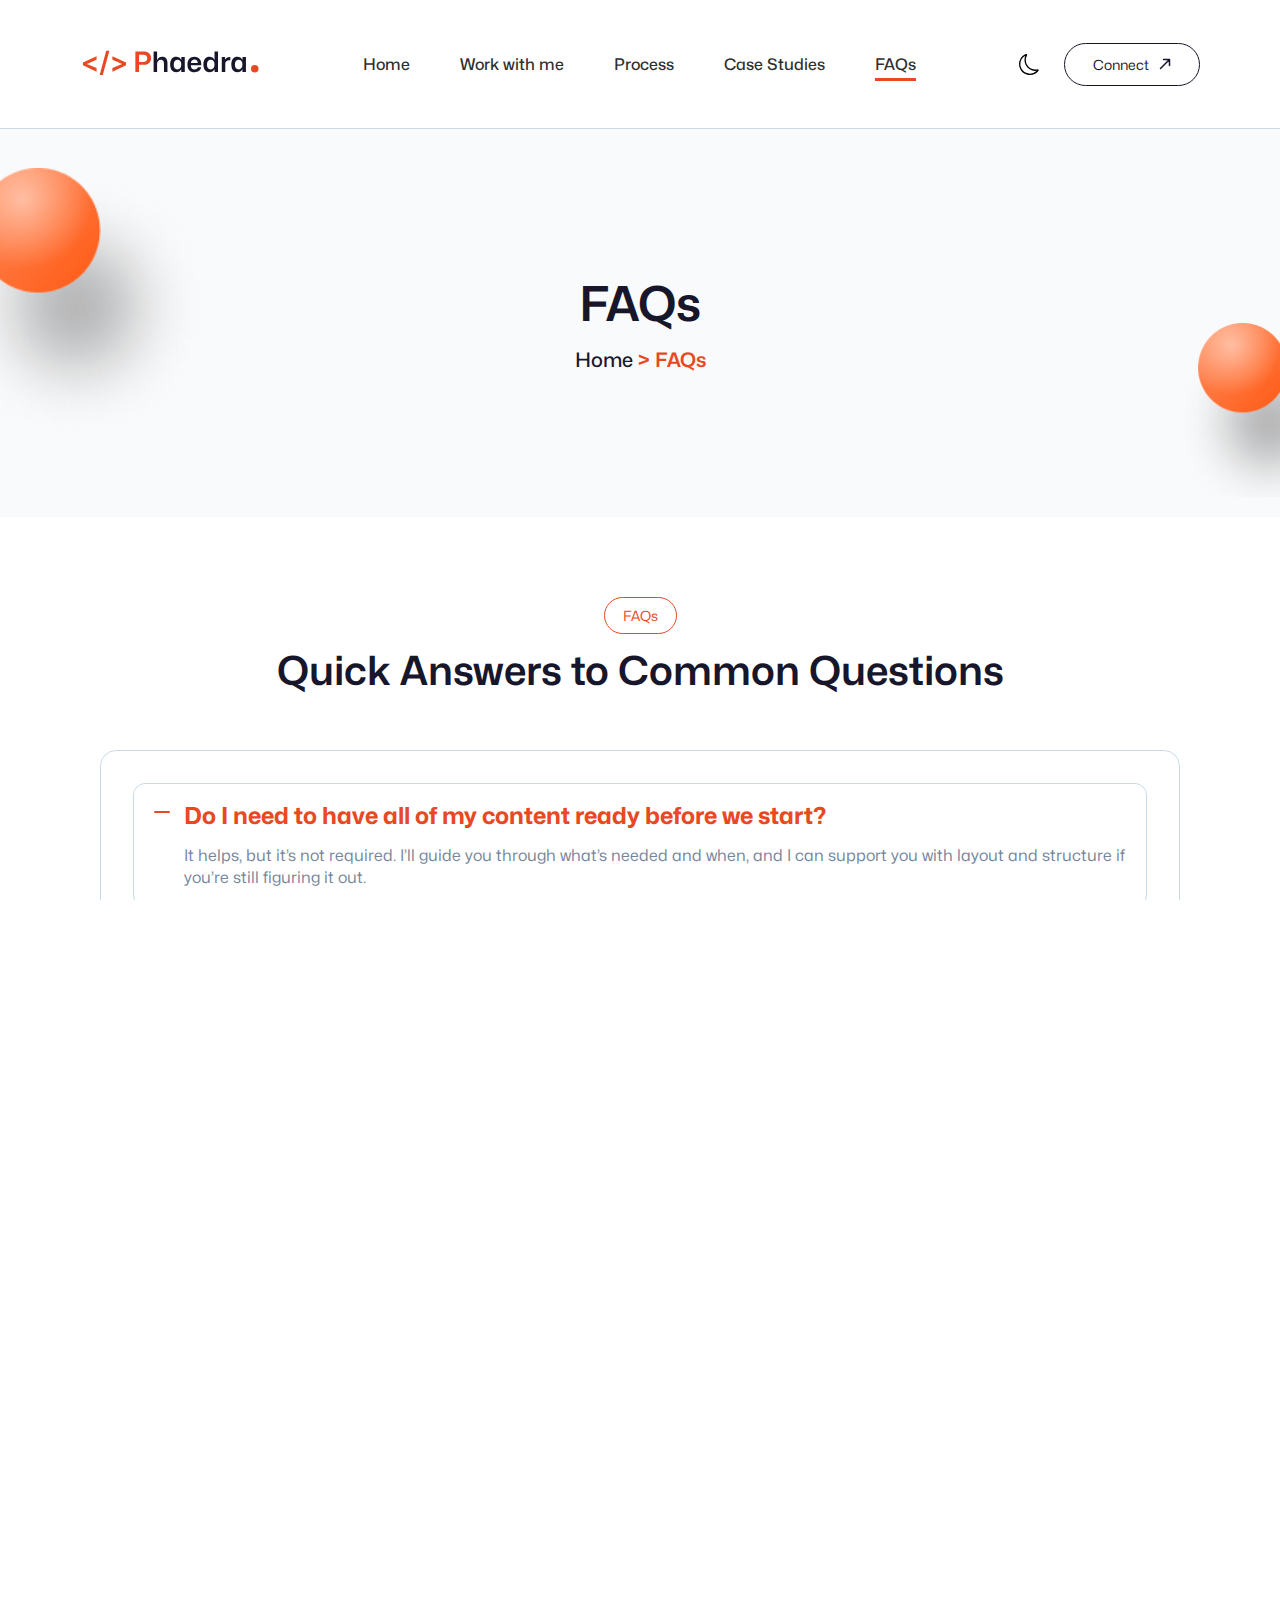
<file: pages/faqs.html>
<!DOCTYPE html>
<html lang="en">

<head>
    <meta charset="UTF-8">
    <meta name="viewport" content="width=device-width, initial-scale=1.0">
    <link rel="stylesheet" href="../css/case-studies.css">
    <link rel="stylesheet" href="../css/work.css">
    <link rel="stylesheet" href="../css/process.css">
    <link rel="stylesheet" href="../css/faqs.css">
    <link rel="stylesheet" href="../css/style.css">
    <title>Document</title>
</head>

<body>
    <header>
        <div class="header">
            <a href="../index.html" class="header__logo">
                <img src="../assets/Logo.svg" alt="logo" loading="lazy" class="light-logo">
                <img src="../assets/Logolight.svg" alt="logo" loading="lazy" class="dark-logo">
            </a>

            <nav class="header__nav">
                <ul class="header__nav-list">
                    <li><a href="../index.html" class="header__nav-link">Home</a></li>
                    <li><a href="work.html" class="header__nav-link">Work with me</a></li>
                    <li><a href="process.html" class="header__nav-link">Process</a></li>
                    <li><a href="case-studies.html" class="header__nav-link">Case Studies</a></li>
                    <li><a href="faqs.html" class="header__nav-link header__nav-link_active">FAQs</a></li>
                    <div class="header__connect-mob">
                        <a href="contact.html" class="header__connect-link same__pd">
                            Connect <span><img src="../assets/Iconcontact.svg" alt="contact icon" loading="lazy"></span>
                        </a>
                    </div>
                </ul>
            </nav>

            <div class="header__actions">
                <button class="header__theme-toggle" id="toggle">
                    <img src="../assets/brightness-high.svg" alt="light mode" class="header__icon-light" loading="lazy">
                    <img src="../assets/moon.svg" alt="dark mode" class="header__icon-dark" loading="lazy">
                </button>

                <label for="check" class="menu__btn">
                    <input type="checkbox" id="check" class="menu__check-box" />
                    <span class="menu__child"></span>
                    <span class="menu__child"></span>
                    <span class="menu__child"></span>
                </label>

                <div class="header__connect">
                    <a href="contact.html" class="header__connect-link same__pd">
                        Connect <span><img src="../assets/Iconcontact.svg" alt="contact icon" loading="lazy"></span>
                    </a>
                </div>
            </div>
        </div>
    </header>


    <main>
        <section class="work__section">
            <div class="work__ellipse work__ellipse--1">
                <img src="../assets/Ellipse-120 1.svg" alt="img" loading="lazy">
            </div>
            <div class="work__ellipse work__ellipse--2">
                <img src="../assets/Ellipse-120 2.svg" alt="img" loading="lazy">
            </div>
            <div class="work__content">
                <h2 class="section__title work__heading main__heading">FAQs</h2>
                <div class="work__breadcrumb">Home <span class="breadcrumb__divider">> FAQs</span></div>
            </div>
        </section>



        <section class="project__section">
            <div class="project__container">
                <div class="process__header">
                    <a href="#" class="second__same-btn process__btn">FAQs</a>
                </div>
                <h2 class="same__title-h2 process__title">Quick Answers to Common Questions</h2>
        
                <div class="faq__wrapper">
                    <div class="faq__item active">
                        <div class="faq__question">
                            <div class="faq__icon-toggle">
                                <span class="faq__icon faq__icon--minus">
                                    <svg width="24" height="24" viewBox="0 0 24 24" fill="none"
                                        xmlns="http://www.w3.org/2000/svg">
                                        <path d="M5 12H19" stroke="currentColor" stroke-width="2" stroke-linecap="round"
                                            stroke-linejoin="round" />
                                    </svg>
                                </span>
                                <span class="faq__icon faq__icon--plus">
                                    <svg width="24" height="24" viewBox="0 0 24 24" fill="none"
                                        xmlns="http://www.w3.org/2000/svg">
                                        <path d="M12 5V19M5 12H19" stroke="currentColor" stroke-width="2"
                                            stroke-linecap="round" stroke-linejoin="round" />
                                    </svg>
                                </span>
                            </div>
                            <h3 class="faq__question-title">Do I need to have all of my content ready before we start?</h3>
                        </div>
                        <div class="faq__answer">
                            <div class="faq__answer-text">
                                <p>It helps, but it’s not required. I’ll guide you through what’s needed and when, and I can support you with layout and structure if you’re still figuring it out.</p>
                            </div>
                        </div>
                    </div>
                    <div class="faq__item">
                        <div class="faq__question">
                            <div class="faq__icon-toggle">
                                <span class="faq__icon faq__icon--minus">
                                    <svg width="24" height="24" viewBox="0 0 24 24" fill="none"
                                        xmlns="http://www.w3.org/2000/svg">
                                        <path d="M5 12H19" stroke="currentColor" stroke-width="2" stroke-linecap="round"
                                            stroke-linejoin="round" />
                                    </svg>
                                </span>
                                <span class="faq__icon faq__icon--plus">
                                    <svg width="24" height="24" viewBox="0 0 24 24" fill="none"
                                        xmlns="http://www.w3.org/2000/svg">
                                        <path d="M12 5V19M5 12H19" stroke="currentColor" stroke-width="2"
                                            stroke-linecap="round" stroke-linejoin="round" />
                                    </svg>
                                </span>
                            </div>
                            <h3 class="faq__question-title">How long does a typical website project take?</h3>
                        </div>
                        <div class="faq__answer">
                            <div class="faq__answer-text">
                                <p>It helps, but it’s not required. I’ll guide you through what’s needed and when, and I can support you with layout and structure if you’re still figuring it out.</p>
                            </div>
                        </div>
                    </div>
                    <div class="faq__item">
                        <div class="faq__question">
                            <div class="faq__icon-toggle">
                                <span class="faq__icon faq__icon--minus">
                                    <svg width="24" height="24" viewBox="0 0 24 24" fill="none"
                                        xmlns="http://www.w3.org/2000/svg">
                                        <path d="M5 12H19" stroke="currentColor" stroke-width="2" stroke-linecap="round"
                                            stroke-linejoin="round" />
                                    </svg>
                                </span>
                                <span class="faq__icon faq__icon--plus">
                                    <svg width="24" height="24" viewBox="0 0 24 24" fill="none"
                                        xmlns="http://www.w3.org/2000/svg">
                                        <path d="M12 5V19M5 12H19" stroke="currentColor" stroke-width="2"
                                            stroke-linecap="round" stroke-linejoin="round" />
                                    </svg>
                                </span>
                            </div>
                            <h3 class="faq__question-title">Can I update my site on my own after it’s launched?</h3>
                        </div>
                        <div class="faq__answer">
                            <div class="faq__answer-text">
                                <p>It helps, but it’s not required. I’ll guide you through what’s needed and when, and I can support you with layout and structure if you’re still figuring it out.</p>
                            </div>
                        </div>
                    </div>
                    <div class="faq__item">
                        <div class="faq__question">
                            <div class="faq__icon-toggle">
                                <span class="faq__icon faq__icon--minus">
                                    <svg width="24" height="24" viewBox="0 0 24 24" fill="none"
                                        xmlns="http://www.w3.org/2000/svg">
                                        <path d="M5 12H19" stroke="currentColor" stroke-width="2" stroke-linecap="round"
                                            stroke-linejoin="round" />
                                    </svg>
                                </span>
                                <span class="faq__icon faq__icon--plus">
                                    <svg width="24" height="24" viewBox="0 0 24 24" fill="none"
                                        xmlns="http://www.w3.org/2000/svg">
                                        <path d="M12 5V19M5 12H19" stroke="currentColor" stroke-width="2"
                                            stroke-linecap="round" stroke-linejoin="round" />
                                    </svg>
                                </span>
                            </div>
                            <h3 class="faq__question-title">What platforms do you use?</h3>
                        </div>
                        <div class="faq__answer">
                            <div class="faq__answer-text">
                                <p>It helps, but it’s not required. I’ll guide you through what’s needed and when, and I can support you with layout and structure if you’re still figuring it out.</p>
                            </div>
                        </div>
                    </div>
                    <div class="faq__item">
                        <div class="faq__question">
                            <div class="faq__icon-toggle">
                                <span class="faq__icon faq__icon--minus">
                                    <svg width="24" height="24" viewBox="0 0 24 24" fill="none"
                                        xmlns="http://www.w3.org/2000/svg">
                                        <path d="M5 12H19" stroke="currentColor" stroke-width="2" stroke-linecap="round"
                                            stroke-linejoin="round" />
                                    </svg>
                                </span>
                                <span class="faq__icon faq__icon--plus">
                                    <svg width="24" height="24" viewBox="0 0 24 24" fill="none"
                                        xmlns="http://www.w3.org/2000/svg">
                                        <path d="M12 5V19M5 12H19" stroke="currentColor" stroke-width="2"
                                            stroke-linecap="round" stroke-linejoin="round" />
                                    </svg>
                                </span>
                            </div>
                            <h3 class="faq__question-title">Do you offer ongoing support or maintenance?</h3>
                        </div>
                        <div class="faq__answer">
                            <div class="faq__answer-text">
                                <p>It helps, but it’s not required. I’ll guide you through what’s needed and when, and I can support you with layout and structure if you’re still figuring it out.</p>
                            </div>
                        </div>
                    </div>
                </div>
            </div>
        </section>
        



        <section class="consult__section">
            <div class="consult__container">

                <div class="consult__phone">
                    <img src="../assets/Phone Icon.svg" alt="phone icon" loading="lazy">
                </div>
                <div class="consult__email">
                    <img src="../assets/Email Icon.svg" alt="email icon" loading="lazy">
                </div>

                <div class="consult__header">
                    <a href="#" class="second__same-btn consult__btn">Let’s Chat</a>
                </div>

                <h2 class="same__title-h2 consult__title">Let’s Chat About Your Project</h2>

                <div class="consult__cta">
                    <a href="#" class="view__btn same__pd consult__cta-btn">
                        <span>Book a Free Consultation</span>
                        <img src="../assets/IconLightArrow.svg" alt="arrow icon" loading="lazy">
                    </a>
                </div>

            </div>
        </section>



    </main>

    <footer class="footer">
        <div class="footer__container">
            <div class="footer__top">
                <div class="footer__brand-social">
                    <a href="../index.html" class="footer__logo-link" aria-label="Homepage">
                        <img src="../assets/Logo.svg" alt="Phaedra Logo" loading="lazy" class="footer__light-logo">
                        <img src="../assets/Logolight.svg" alt="Phaedra Logo Light" loading="lazy"
                            class="footer__dark-logo">
                    </a>
                    <div class="footer__social">
                        <h3 class="footer__social-title">Social Media:</h3>
                        <div class="footer__social-icons">
                            <a href="#" aria-label="Facebook" class="footer__social-link">
                                <img src="../assets/Facebook - Negative.svg" alt="Facebook" loading="lazy">
                            </a>
                            <a href="#" aria-label="Twitter" class="footer__social-link">
                                <img src="../assets/Twitter - Negative.svg" alt="Twitter" loading="lazy">
                            </a>
                            <a href="#" aria-label="Instagram" class="footer__social-link">
                                <img src="../assets/SVG.svg" alt="Instagram" loading="lazy">
                            </a>
                            <a href="#" aria-label="LinkedIn" class="footer__social-link">
                                <img src="../assets/Instagram - Negative.svg" alt="LinkedIn" loading="lazy">
                            </a>
                        </div>
                    </div>
                </div>

                <nav class="footer__nav" aria-label="Main Navigation">
                    <ul class="footer__nav-list">
                        <li><a href="../index.html" class="footer__nav-link">Home</a></li>
                        <li><a href="work.html" class="footer__nav-link">Work with me</a></li>
                        <li><a href="process.html" class="footer__nav-link">Process</a></li>
                    </ul>
                </nav>

                <nav class="footer__nav" aria-label="Secondary Navigation">
                    <ul class="footer__nav-list">
                        <li><a href="case-studies.html" class="footer__nav-link">Case Studies</a></li>
                        <li><a href="faqs.html" class="footer__nav-link">FAQs</a></li>
                        <li><a href="contact.html" class="footer__nav-link">Contact</a></li>
                    </ul>
                </nav>

                <a href="contact.html" class="footer__cta same__pd">Connect <img src="../assets/IconLightArrow.svg" alt="img"
                        loading="lazy"></a>
            </div>

            <div class="footer__bottom">
                <div class="footer__copyright">
                    © 2025 Phaedra. All rights reserved.
                </div>
                <nav class="footer__legal-nav" aria-label="Legal Links">
                    <ul class="footer__legal-list">
                        <li><a href="#" class="footer__legal-link">Terms of Services</a></li>
                        <li><a href="#" class="footer__legal-link">Privacy Policy</a></li>
                        <li><a href="#" class="footer__legal-link">Connect with me</a></li>
                    </ul>
                </nav>
            </div>
        </div>
    </footer>

    <script src="../js/script.js"></script>

    <script>
        document.querySelectorAll('.faq__item').forEach((item) => {
          const question = item.querySelector('.faq__question');
      
          question.addEventListener('click', () => {
            // Close all items except the one clicked (optional)
            document.querySelectorAll('.faq__item').forEach((i) => {
              if (i !== item) i.classList.remove('active');
            });
      
            item.classList.toggle('active');
          });
        });
      </script>
      
</body>

</html>
</file>
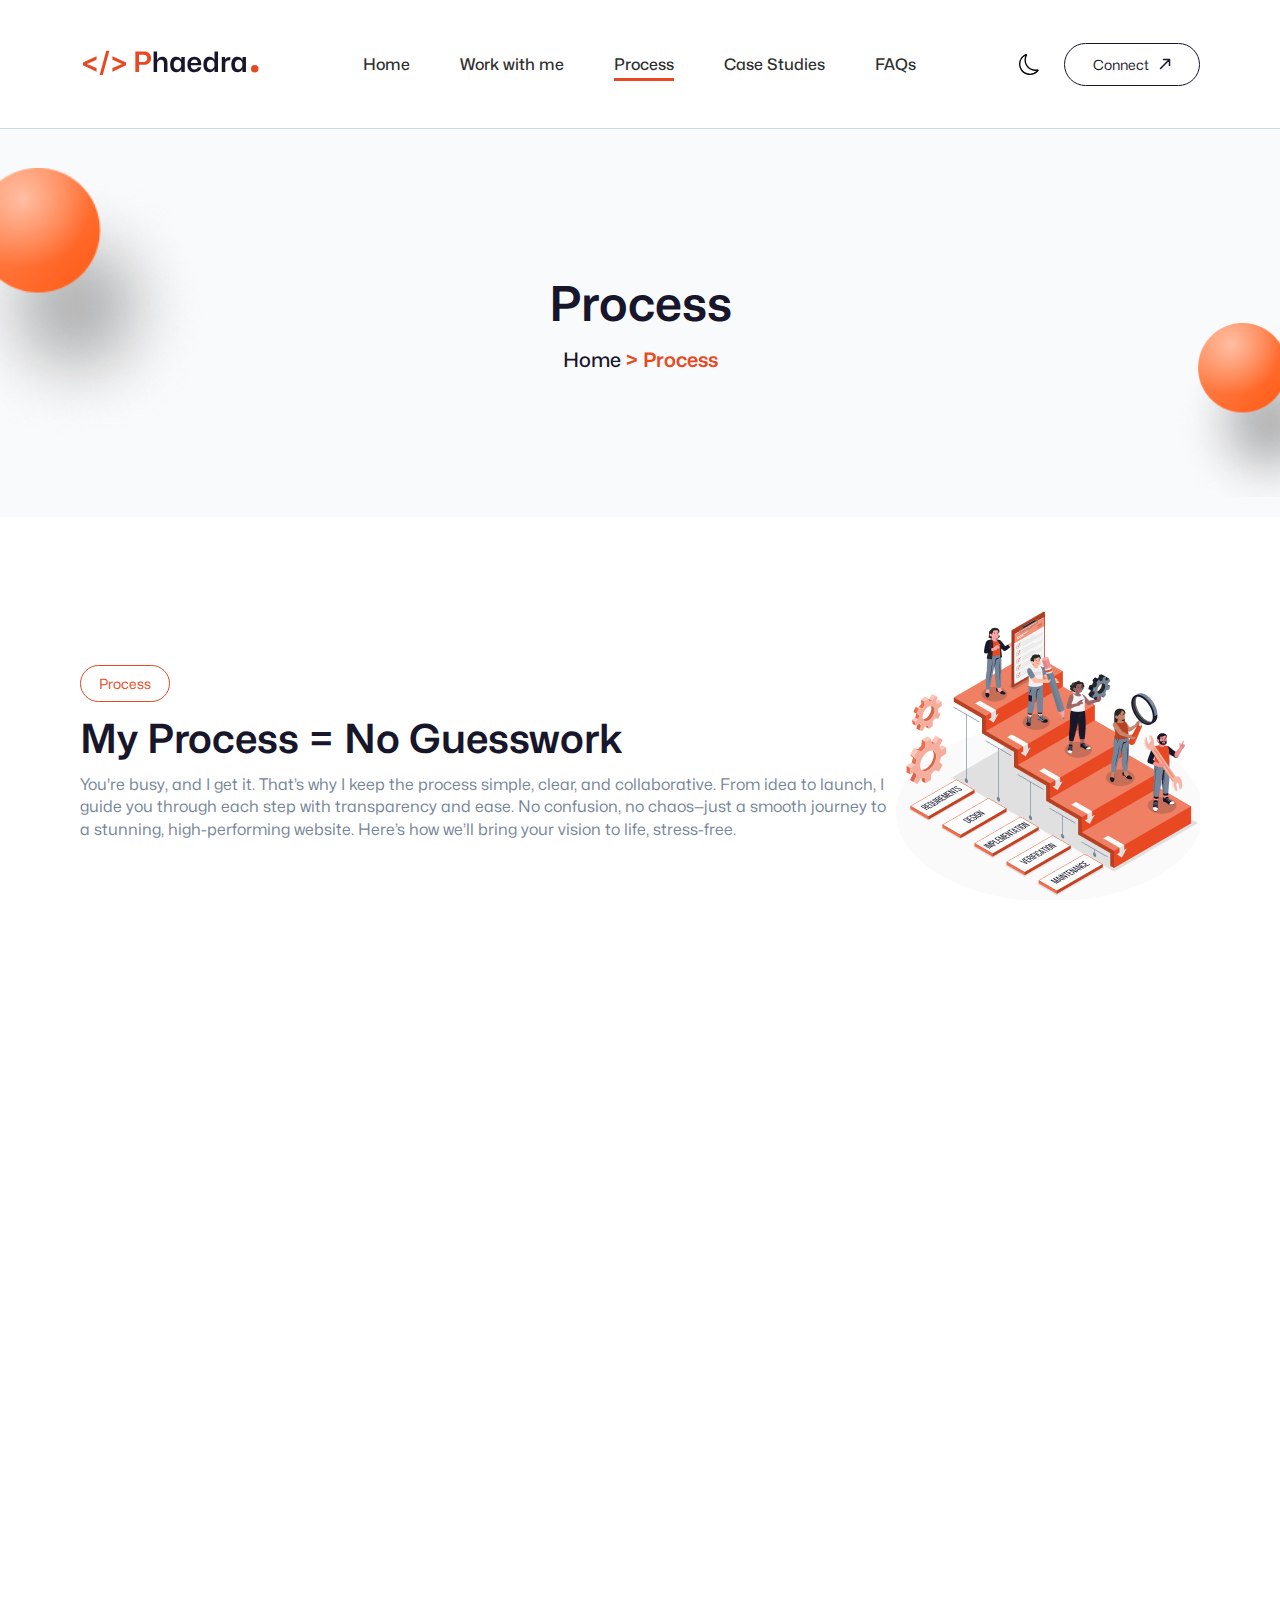
<file: pages/process.html>
<!DOCTYPE html>
<html lang="en">

<head>
    <meta charset="UTF-8">
    <meta name="viewport" content="width=device-width, initial-scale=1.0">
    <link rel="stylesheet" href="../css/work.css">
    <link rel="stylesheet" href="../css/process.css">
    <link rel="stylesheet" href="../css/style.css">
    <title>Document</title>
</head>

<body>
    <header>
        <div class="header">
            <a href="../index.html" class="header__logo">
                <img src="../assets/Logo.svg" alt="logo" loading="lazy" class="light-logo">
                <img src="../assets/Logolight.svg" alt="logo" loading="lazy" class="dark-logo">
            </a>

            <nav class="header__nav">
                <ul class="header__nav-list">
                    <li><a href="../index.html" class="header__nav-link">Home</a></li>
                    <li><a href="work.html" class="header__nav-link">Work with me</a></li>
                    <li><a href="process.html" class="header__nav-link header__nav-link_active">Process</a></li>
                    <li><a href="case-studies.html" class="header__nav-link">Case Studies</a></li>
                    <li><a href="faqs.html" class="header__nav-link">FAQs</a></li>
                    <div class="header__connect-mob">
                        <a href="contact.html" class="header__connect-link same__pd">
                            Connect <span><img src="../assets/Iconcontact.svg" alt="contact icon" loading="lazy"></span>
                        </a>
                    </div>
                </ul>
            </nav>

            <div class="header__actions">
                <button class="header__theme-toggle" id="toggle">
                    <img src="../assets/brightness-high.svg" alt="light mode" class="header__icon-light" loading="lazy">
                    <img src="../assets/moon.svg" alt="dark mode" class="header__icon-dark" loading="lazy">
                </button>

                <label for="check" class="menu__btn">
                    <input type="checkbox" id="check" class="menu__check-box" />
                    <span class="menu__child"></span>
                    <span class="menu__child"></span>
                    <span class="menu__child"></span>
                </label>

                <div class="header__connect">
                    <a href="contact.html" class="header__connect-link same__pd">
                        Connect <span><img src="../assets/Iconcontact.svg" alt="contact icon" loading="lazy"></span>
                    </a>
                </div>
            </div>
        </div>
    </header>


    <main>
        <section class="work__section">
            <div class="work__ellipse work__ellipse--1">
                <img src="../assets/Ellipse-120 1.svg" alt="img" loading="lazy">
            </div>
            <div class="work__ellipse work__ellipse--2">
                <img src="../assets/Ellipse-120 2.svg" alt="img" loading="lazy">
            </div>
            <div class="work__content">
                <h2 class="section__title work__heading main__heading">Process</h2>
                <div class="work__breadcrumb">Home <span class="breadcrumb__divider">> Process</span></div>
            </div>
        </section>

        <section class="chat__section">
            <div class="chat__container">
                <div class="chat__content">
                    <div class="chat__header">
                        <a href="#" class="second__same-btn chat__btn">Process</a>
                    </div>
                    <h2 class="same__title-h2 chat__title">My Process = No Guesswork</h2>
                    <p class="chat__description">
                        You're busy, and I get it. That’s why I keep the process simple, clear, and collaborative. From idea to launch, I guide you through each step with transparency and ease. No confusion, no chaos—just a smooth journey to a stunning, high-performing website. Here’s how we’ll bring your vision to life, stress-free.
                    </p>
                </div>

                <div class="chat__image">
                    <img src="../assets/28570562_7457056 1.png"
                        alt="Creative design image" loading="lazy">
                </div>
            </div>
        </section>

        <section class="process__section">
            <div class="process__container">
                <div class="process__header">
                    <a href="#" class="second__same-btn process__btn">Process</a>
                </div>
                <h2 class="same__title-h2 process__title">My Process = No Guesswork</h2>
        
                <div class="process__steps">
                    <div class="process__step process__reverce">
                        <div class="process__content">
                            <h3>Discovery Call</h3>
                            <p>We’ll connect to talk about your brand, vision, goals, and audience. This helps us align on
                                strategy before we ever touch a screen.</p>
                        </div>
                        <div class="process__number">
                            <span>01</span>
                        </div>
                        <div class="process__img">
                            <div>
                                <img src="../assets/Mask group1.svg" alt="img" loading="lazy">
                            </div>
                        </div>

                        <div class="process__number-mob">
                            <span>01</span>
                        </div>
                    </div>
        
                    <div class="process__step">
                        <div class="process__number-mob">
                            <span>02</span>
                        </div>
                        <div class="process__img process__img-left">
                            <div>
                                <img src="../assets/Mask group2.svg" alt="img" loading="lazy">
                            </div>
                        </div>
                        <div class="process__number">
                            <span>02</span>
                        </div>
                        <div class="process__content">
                            <h3>Proposal & Timeline</h3>
                            <p>You’ll receive a custom proposal with project details, scope, and key milestones. Once
                                approved, we’re off to the races.</p>
                        </div>
                    </div>
        
                    <div class="process__step process__reverce">
                        <div class="process__content">
                            <h3>Design & Feedback</h3>
                            <p>Using your branding (or creating it together), I’ll build the wireframes and design mockups for
                                your review.</p>
                        </div>
                        <div class="process__number">
                            <span>03</span>
                        </div>
                        <div class="process__img">
                            <div>
                                <img src="../assets/Mask group3.svg" alt="img" loading="lazy">
                            </div>
                        </div>
                        <div class="process__number-mob">
                            <span>03</span>
                        </div>
                    </div>

                    <div class="process__step">
                        <div class="process__number-mob">
                            <span>04</span>
                        </div>
                        <div class="process__img process__img-left">
                            <div>
                                <img src="../assets/Mask group4.svg" alt="img" loading="lazy">
                            </div>
                        </div>
                        <div class="process__number">
                            <span>04</span>
                        </div>
                        
                        <div class="process__content">
                            <h3>Development</h3>
                            <p>Once designs are locked in, I’ll begin coding your site using responsive, clean, and scalable
                                code.</p>
                        </div>
                    </div>

                    <div class="process__step process__reverce">
                        <div class="process__content">
                            <h3>Revisions & Testing</h3>
                            <p>We’ll review everything together, test across devices, and ensure the experience is seamless
                                before launch.
                                </p>
                        </div>
                        <div class="process__number">
                            <span>05</span>
                        </div>
                        <div class="process__img">
                            <div>
                                <img src="../assets/Mask group5.svg" alt="img" loading="lazy">
                            </div>
                        </div>
                        <div class="process__number-mob">
                            <span>05</span>
                        </div>
                    </div>
                    
                    <div class="process__step">
                        <div class="process__number-mob">
                            <span>06</span>
                        </div>
                        <div class="process__img process__img-left">
                            <div>
                                <img src="../assets/Mask group6.svg" alt="img" loading="lazy">
                            </div>
                        </div>
                        <div class="process__number">
                            <span>06</span>
                        </div>
                        
                        <div class="process__content">
                            <h3>Launch & Training</h3>
                            <p>Your site goes live—and I’ll provide a walkthrough so you’re confident managing things on your
                                own.</p>
                        </div>
                    </div>

                    <div class="miter__line"></div>
                </div>
            </div>
        </section>
        

        <section class="consult__section">
            <div class="consult__container">

                <div class="consult__phone">
                    <img src="../assets/Phone Icon.svg" alt="phone icon" loading="lazy">
                </div>
                <div class="consult__email">
                    <img src="../assets/Email Icon.svg" alt="email icon" loading="lazy">
                </div>

                <div class="consult__header">
                    <a href="#" class="second__same-btn consult__btn">Let’s Chat</a>
                </div>

                <h2 class="same__title-h2 consult__title">Let’s Chat About Your Project</h2>

                <div class="consult__cta">
                    <a href="#" class="view__btn same__pd consult__cta-btn">
                        <span>Book a Free Consultation</span>
                        <img src="../assets/IconLightArrow.svg" alt="arrow icon" loading="lazy">
                    </a>
                </div>

            </div>
        </section>



    </main>

    <footer class="footer">
        <div class="footer__container">
            <div class="footer__top">
                <div class="footer__brand-social">
                    <a href="../index.html" class="footer__logo-link" aria-label="Homepage">
                        <img src="../assets/Logo.svg" alt="Phaedra Logo" loading="lazy" class="footer__light-logo">
                        <img src="../assets/Logolight.svg" alt="Phaedra Logo Light" loading="lazy"
                            class="footer__dark-logo">
                    </a>
                    <div class="footer__social">
                        <h3 class="footer__social-title">Social Media:</h3>
                        <div class="footer__social-icons">
                            <a href="#" aria-label="Facebook" class="footer__social-link">
                                <img src="../assets/Facebook - Negative.svg" alt="Facebook" loading="lazy">
                            </a>
                            <a href="#" aria-label="Twitter" class="footer__social-link">
                                <img src="../assets/Twitter - Negative.svg" alt="Twitter" loading="lazy">
                            </a>
                            <a href="#" aria-label="Instagram" class="footer__social-link">
                                <img src="../assets/SVG.svg" alt="Instagram" loading="lazy">
                            </a>
                            <a href="#" aria-label="LinkedIn" class="footer__social-link">
                                <img src="../assets/Instagram - Negative.svg" alt="LinkedIn" loading="lazy">
                            </a>
                        </div>
                    </div>
                </div>

                <nav class="footer__nav" aria-label="Main Navigation">
                    <ul class="footer__nav-list">
                        <li><a href="../index.html" class="footer__nav-link">Home</a></li>
                        <li><a href="work.html" class="footer__nav-link">Work with me</a></li>
                        <li><a href="process.html" class="footer__nav-link">Process</a></li>
                    </ul>
                </nav>

                <nav class="footer__nav" aria-label="Secondary Navigation">
                    <ul class="footer__nav-list">
                        <li><a href="case-studies.html" class="footer__nav-link">Case Studies</a></li>
                        <li><a href="faqs.html" class="footer__nav-link">FAQs</a></li>
                        <li><a href="contact.html" class="footer__nav-link">Contact</a></li>
                    </ul>
                </nav>

                <a href="contact.html" class="footer__cta same__pd">Connect <img src="../assets/IconLightArrow.svg" alt="img"
                        loading="lazy"></a>
            </div>

            <div class="footer__bottom">
                <div class="footer__copyright">
                    © 2025 Phaedra. All rights reserved.
                </div>
                <nav class="footer__legal-nav" aria-label="Legal Links">
                    <ul class="footer__legal-list">
                        <li><a href="#" class="footer__legal-link">Terms of Services</a></li>
                        <li><a href="#" class="footer__legal-link">Privacy Policy</a></li>
                        <li><a href="#" class="footer__legal-link">Connect with me</a></li>
                    </ul>
                </nav>
            </div>
        </div>
    </footer>

    <script src="../js/script.js"></script>
</body>

</html>
</file>
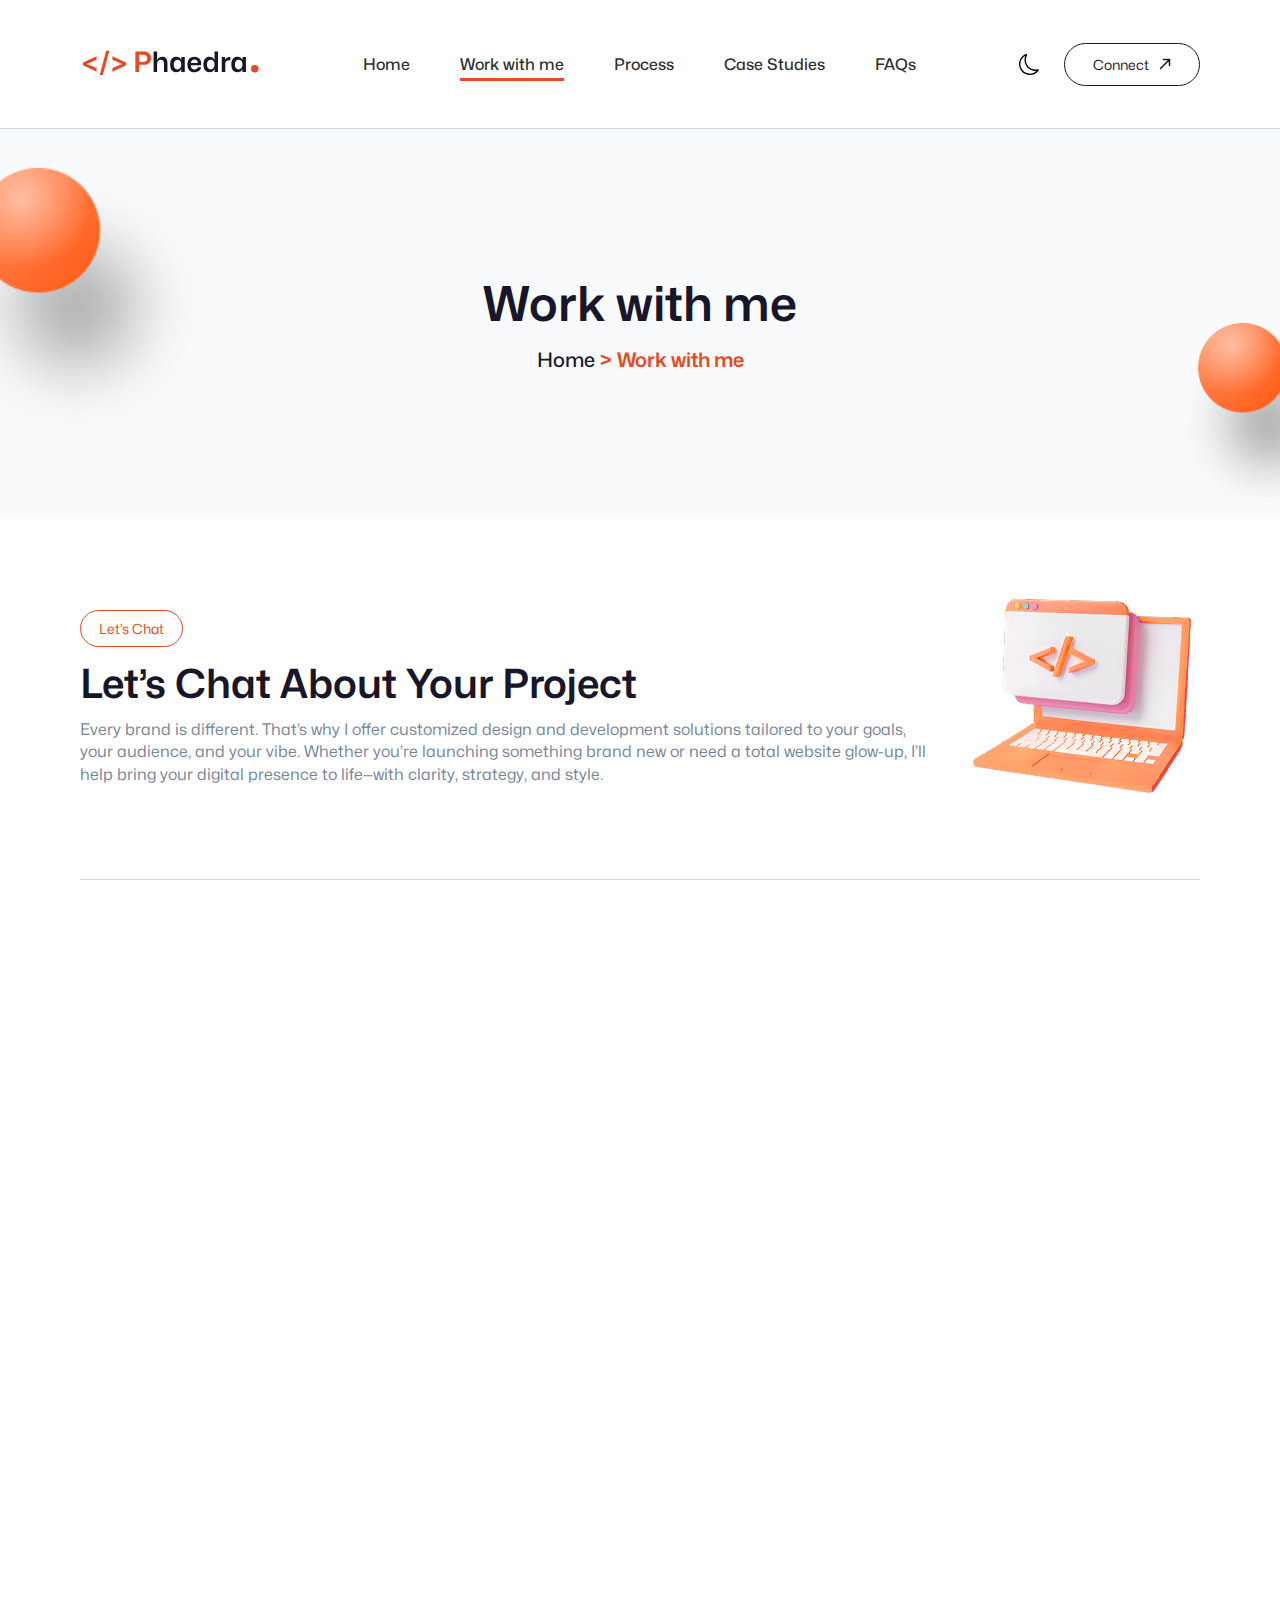
<file: pages/work.html>
<!DOCTYPE html>
<html lang="en">

<head>
    <meta charset="UTF-8">
    <meta name="viewport" content="width=device-width, initial-scale=1.0">
    <link rel="stylesheet" href="../css/style.css">
    <link rel="stylesheet" href="../css/work.css">
    <title>Document</title>
</head>

<body>
    <header>
        <div class="header">
            <a href="../index.html" class="header__logo">
                <img src="../assets/Logo.svg" alt="logo" loading="lazy" class="light-logo">
                <img src="../assets/Logolight.svg" alt="logo" loading="lazy" class="dark-logo">
            </a>

            <nav class="header__nav">
                <ul class="header__nav-list">
                    <li><a href="../index.html" class="header__nav-link">Home</a></li>
                    <li><a href="work.html" class="header__nav-link header__nav-link_active">Work with me</a></li>
                    <li><a href="process.html" class="header__nav-link">Process</a></li>
                    <li><a href="case-studies.html" class="header__nav-link">Case Studies</a></li>
                    <li><a href="faqs.html" class="header__nav-link">FAQs</a></li>
                    <div class="header__connect-mob">
                        <a href="contact.html" class="header__connect-link same__pd">
                            Connect <span><img src="../assets/Iconcontact.svg" alt="contact icon" loading="lazy"></span>
                        </a>
                    </div>
                </ul>
            </nav>

            <div class="header__actions">
                <button class="header__theme-toggle" id="toggle">
                    <img src="../assets/brightness-high.svg" alt="light mode" class="header__icon-light" loading="lazy">
                    <img src="../assets/moon.svg" alt="dark mode" class="header__icon-dark" loading="lazy">
                </button>

                <label for="check" class="menu__btn">
                    <input type="checkbox" id="check" class="menu__check-box" />
                    <span class="menu__child"></span>
                    <span class="menu__child"></span>
                    <span class="menu__child"></span>
                </label>

                <div class="header__connect">
                    <a href="contact.html" class="header__connect-link same__pd">
                        Connect <span><img src="../assets/Iconcontact.svg" alt="contact icon" loading="lazy"></span>
                    </a>
                </div>
            </div>
        </div>
    </header>


    <main>
        <section class="work__section">
            <div class="work__ellipse work__ellipse--1">
                <img src="../assets/Ellipse-120 1.svg" alt="img" loading="lazy">
            </div>
            <div class="work__ellipse work__ellipse--2">
                <img src="../assets/Ellipse-120 2.svg" alt="img" loading="lazy">
            </div>
            <div class="work__content">
                <h2 class="section__title work__heading main__heading">Work with me</h2>
                <div class="work__breadcrumb">Home <span class="breadcrumb__divider">> Work with me</span></div>
            </div>
        </section>

        <section class="chat__section">
            <div class="chat__container">
                <div class="chat__content">
                    <div class="chat__header">
                        <a href="#" class="second__same-btn chat__btn">Let’s Chat</a>
                    </div>
                    <h2 class="same__title-h2 chat__title">Let’s Chat About Your Project</h2>
                    <p class="chat__description">
                        Every brand is different. That’s why I offer customized design and development solutions
                        tailored to your goals, your audience, and your vibe. Whether you’re launching something brand
                        new or need a total website glow-up, I’ll help bring your digital presence to life—with clarity,
                        strategy, and style.
                    </p>
                </div>

                <div class="chat__image">
                    <img src="../assets/DeWatermark_ai_1743097912866-Picsart-AiImageEnhancer-removebg-preview-Picsart-AiImageEnhancer 1.png"
                        alt="Creative design image" loading="lazy">
                </div>
            </div>
        </section>

        <section class="services__section">
            <div class="services__container">
                <div class="services__header">
                    <a href="#" class="second__same-btn services__btn">My Services</a>
                </div>
                <h2 class="same__title-h2 services__title">Digital Services That Work for You</h2>

                <div class="services__grid">
                    <div class="services__item">
                        <div class="services__icon-wrapper">
                            <img src="../assets/Mask group.svg" alt="img" loading="lazy" class="services__icon">
                        </div>
                        <h3 class="services__name">Custom Website Design</h3>
                        <p class="services__text">From layout to load time, I modernize outdated sites for better
                            performance & engagement.</p>
                    </div>
                    <div class="services__item">
                        <div class="services__icon-wrapper">
                            <img src="../assets/Mask group (1).svg" alt="img" loading="lazy" class="services__icon">
                        </div>
                        <h3 class="services__name">Website Redesign & Optimization</h3>
                        <p class="services__text">From layout to load time, I modernize outdated sites for better
                            performance & engagement.</p>
                    </div>
                    <div class="services__item">
                        <div class="services__icon-wrapper">
                            <img src="../assets/Mask group (2).svg" alt="img" loading="lazy" class="services__icon">
                        </div>
                        <h3 class="services__name">SEO & Conversion Strategy</h3>
                        <p class="services__text">Get found and convert traffic into action with proven SEO and sales
                            funnel tactics.</p>
                    </div>
                    <div class="services__item">
                        <div class="services__icon-wrapper">
                            <img src="../assets/Mask group (3).svg" alt="img" loading="lazy" class="services__icon">
                        </div>
                        <h3 class="services__name">E-Commerce Development</h3>
                        <p class="services__text">Launch a smooth online store with everything your business needs to
                            thrive.</p>
                    </div>
                    <div class="services__item">
                        <div class="services__icon-wrapper">
                            <img src="../assets/Mask group (4).svg" alt="img" loading="lazy" class="services__icon">
                        </div>
                        <h3 class="services__name">Social Media Management</h3>
                        <p class="services__text">Build community and engagement with done-for-you content and strategy.
                        </p>
                    </div>
                    <div class="services__item">
                        <div class="services__icon-wrapper">
                            <img src="../assets/Mask group (5).svg" alt="img" loading="lazy" class="services__icon">
                        </div>
                        <h3 class="services__name">Virtual Assistant Support</h3>
                        <p class="services__text">Let me handle the backend details so you can focus on growth</p>
                    </div>

                </div>
            </div>
        </section>

        <section class="consult__section">
            <div class="consult__container">

                <div class="consult__phone">
                    <img src="../assets/Phone Icon.svg" alt="phone icon" loading="lazy">
                </div>
                <div class="consult__email">
                    <img src="../assets/Email Icon.svg" alt="email icon" loading="lazy">
                </div>

                <div class="consult__header">
                    <a href="#" class="second__same-btn consult__btn">Let’s Chat</a>
                </div>

                <h2 class="same__title-h2 consult__title">Let’s Chat About Your Project</h2>

                <div class="consult__cta">
                    <a href="#" class="view__btn same__pd consult__cta-btn">
                        <span>Book a Free Consultation</span>
                        <img src="../assets/IconLightArrow.svg" alt="arrow icon" loading="lazy">
                    </a>
                </div>

            </div>
        </section>



    </main>

    <footer class="footer">
        <div class="footer__container">
            <div class="footer__top">
                <div class="footer__brand-social">
                    <a href="../index.html" class="footer__logo-link" aria-label="Homepage">
                        <img src="../assets/Logo.svg" alt="Phaedra Logo" loading="lazy" class="footer__light-logo">
                        <img src="../assets/Logolight.svg" alt="Phaedra Logo Light" loading="lazy"
                            class="footer__dark-logo">
                    </a>
                    <div class="footer__social">
                        <h3 class="footer__social-title">Social Media:</h3>
                        <div class="footer__social-icons">
                            <a href="#" aria-label="Facebook" class="footer__social-link">
                                <img src="../assets/Facebook - Negative.svg" alt="Facebook" loading="lazy">
                            </a>
                            <a href="#" aria-label="Twitter" class="footer__social-link">
                                <img src="../assets/Twitter - Negative.svg" alt="Twitter" loading="lazy">
                            </a>
                            <a href="#" aria-label="Instagram" class="footer__social-link">
                                <img src="../assets/SVG.svg" alt="Instagram" loading="lazy">
                            </a>
                            <a href="#" aria-label="LinkedIn" class="footer__social-link">
                                <img src="../assets/Instagram - Negative.svg" alt="LinkedIn" loading="lazy">
                            </a>
                        </div>
                    </div>
                </div>

                <nav class="footer__nav" aria-label="Main Navigation">
                    <ul class="footer__nav-list">
                        <li><a href="../index.html" class="footer__nav-link">Home</a></li>
                        <li><a href="work.html" class="footer__nav-link">Work with me</a></li>
                        <li><a href="process.html" class="footer__nav-link">Process</a></li>
                    </ul>
                </nav>

                <nav class="footer__nav" aria-label="Secondary Navigation">
                    <ul class="footer__nav-list">
                        <li><a href="case-studies.html" class="footer__nav-link">Case Studies</a></li>
                        <li><a href="faqs.html" class="footer__nav-link">FAQs</a></li>
                        <li><a href="contact.html" class="footer__nav-link">Contact</a></li>
                    </ul>
                </nav>

                <a href="contact.html" class="footer__cta same__pd">Connect <img src="../assets/IconLightArrow.svg" alt="img"
                        loading="lazy"></a>
            </div>

            <div class="footer__bottom">
                <div class="footer__copyright">
                    © 2025 Phaedra. All rights reserved.
                </div>
                <nav class="footer__legal-nav" aria-label="Legal Links">
                    <ul class="footer__legal-list">
                        <li><a href="#" class="footer__legal-link">Terms of Services</a></li>
                        <li><a href="#" class="footer__legal-link">Privacy Policy</a></li>
                        <li><a href="#" class="footer__legal-link">Connect with me</a></li>
                    </ul>
                </nav>
            </div>
        </div>
    </footer>

    <script src="../js/script.js"></script>
</body>

</html>
</file>
<file: css/style.css>
* {
    margin: 0;
    padding: 0;
    box-sizing: border-box;
}

html,
body {
    height: 100%;
    width: 100%;
    overflow-x: hidden;
    background: var(--bg-color);
}

:root {
    --primary: #E84922;
    --bg-color: #fff;
    --text-color: #17162B;
    --light-text-color: #758599;
    --border-color: #05588E38;
    --light-bg-color: #F9FAFB;
    --links-color: #2f2f2f;
    --font-mona: mona;
    --para-lineheight: 1.4;
}

.dark-mode {
    --bg-color: #17162B;
    --text-color: #F9FAFB;
    --light-text-color: #758599;
    --border-color: #05588E38;
    --light-bg-color: #2f2f2f;
    --links-color: #F9FAFB;
}

@font-face {
    font-family: mona;
    src: url('../font/mona-sans/Mona-Sans.ttf');
}

header {
    border-bottom: 1px solid var(--border-color);
    position: sticky;
    top: 0;
    background: var(--bg-color);
    z-index: 100;
}

.header__connect-mob {
    display: none;
}

.header {
    max-width: 1440px;
    margin: 0 auto;
    padding: 0 80px;
    display: flex;
    align-items: center;
    justify-content: space-between;
    height: 128px;
}

.header__nav-list {
    display: flex;
    list-style: none;
    align-items: center;
    gap: 50px;
}

.header__nav-link {
    font-family: var(--font-mona);
    font-weight: 500;
    text-decoration: none;
    color: var(--links-color);
    position: relative;
}

.header__nav-link::after {
    content: '';
    position: absolute;
    bottom: -7px;
    left: 0;
    width: 100%;
    height: 3px;
    background: var(--primary);
    display: none;
}

.header__nav-link_active::after {
    display: block;
}

.header__nav-link:hover::after {
    display: block;
}

.header__actions {
    display: flex;
    align-items: center;
    gap: 24px;
}

.header__connect-link {
    display: inline-flex;
    /* width: 140px; */
    /* height: 48px; */
    border-radius: 3rem;
    border: 1px solid var(--text-color);
    font-family: var(--font-mona);
    align-items: center;
    justify-content: center;
    text-decoration: none;
    gap: 10px;
    color: var(--text-color);
}

.header__theme-toggle {
    border: none;
    outline: none;
    background: transparent;
    cursor: pointer;
    width: 21px;
    height: 21px;
    flex-shrink: 0;
    position: relative;
}

.header__theme-toggle img {
    width: 21px;
    height: 21px;
    position: absolute;
    top: 0;
    left: 0;
    object-fit: contain;
}

.header__icon-light {
    display: none;
}

.dark-mode .header__icon-light {
    display: block;
    /* filter: invert(1); */
}

.dark-logo {
    display: none;
}

.dark-mode .header__logo .dark-logo {
    display: block;
}

.dark-mode .header__icon-dark {
    display: none;
}

.dark-mode .header__logo .light-logo {
    display: none;
}

.dark-mode .header__connect-link img {
    filter: invert(1);
}


/* hero section */
.hero__section,
.about__section,
.services__section,
.portfolio__container,
.skills__section,
.testimonial__section,
.contact__section,
.footer,
.work__content,
.chat__section,
.consult__section,
.process__section,
.project__section {
    max-width: 1440px;
    margin: 0 auto;
    padding: 0 80px;
}

.hero__container,
.about__container,
.services__container,
.portfolio__container,
.skills__container,
.testimonial__container,
.contact__container,
.chat__container,
.consult__container,
.process__container,
.project__container {
    padding: 80px 0;
}

.hero__container {
    display: flex;
    align-items: center;
    justify-content: space-between;
    border-bottom: 1px solid var(--border-color);
}

.hero__content {
    max-width: 550px;
    width: 100%;
}

.hero__title {
    font-size: 24px;
    font-weight: 500;
    font-family: var(--font-mona);
    margin-bottom: 10px;
}

.hero__greeting {
    color: var(--text-color);
}

.same__cl {
    color: var(--primary);
}

.main__heading {
    font-size: 48px;
    font-family: var(--font-mona);
    color: var(--text-color);
    font-weight: 600;
}

.hero__description {
    color: var(--light-text-color);
    font-family: var(--font-mona);
    font-weight: 400;
    margin-top: 24px;
    margin-bottom: 40px;
    line-height: var(--para-lineheight);
}

.hero__buttons {
    display: flex;
    align-items: center;
    gap: 12px;
}

.same__pd {
    display: inline-flex;
    padding: 12px 28px;
    gap: 10px;
    align-items: center;
    border-radius: 3rem;
    font-family: var(--font-mona);
    text-decoration: none;
    font-size: 14px;
}

.view__btn {
    border: 1px solid var(--primary);
    background: var(--primary);
    color: #fff;
}

.book__btn {
    border: 1px solid var(--text-color);
    background: transparent;
    color: var(--text-color);
}

.dark-mode .book__btn img {
    filter: invert(1);
}

.hero__images {
    /* background-color: #E84922; */
    max-width: 480px;
    max-height: 480px;
    width: 100%;
    height: auto;
    aspect-ratio: 1/1;
    position: relative;
    text-align: center;
    align-content: center;
}

.hero__img2 {
    width: 80%;
}

.hero__img1 {
    position: absolute;
    top: 50%;
    left: 50%;
    width: 100%;
    height: 100%;
    transform-origin: center center;
    animation: rotate 7s linear infinite;
}

@keyframes rotate {
    0% {
        transform: translate(-50%, -50%) rotate(0deg);
    }

    100% {
        transform: translate(-50%, -50%) rotate(360deg);
    }
}


/* about section  */
.about__container {
    border-bottom: 1px solid var(--border-color);
    display: grid;
    grid-template-columns: .6fr 1fr;
    align-items: center;
    justify-content: space-between;
    gap: 74px;
}

.second__same-btn {
    border: 1px solid var(--primary);
    color: var(--primary);
    text-decoration: none;
    font-family: var(--font-mona);
    font-size: 14px;
    padding: 9px 18px;
    border-radius: 2rem;
    display: inline-block;
    margin-bottom: 12px;
}

.same__title-h2 {
    font-size: 40px;
    font-weight: 600;
    font-family: var(--font-mona);
    color: var(--text-color);
}

.about__title {
    margin-bottom: 24px;
}

.about__description {
    font-family: var(--font-mona);
    color: var(--light-text-color);
    line-height: var(--para-lineheight);
    margin-top: 16px;
}

.about__button {
    border: 1px solid var(--text-color);
    color: var(--text-color);
    margin-top: 40px;
}

.about__image-wrapper img {
    border: 1px solid var(--primary);
    border-radius: 24px;
    width: 100%;
}


/* secvices section  */
.services__header,
.services__title {
    text-align: center;
}

.services__container {
    border-bottom: 1px solid var(--border-color);
}

.services__description {
    font-family: var(--font-mona);
    color: var(--light-text-color);
    text-align: center;
    margin-top: 12px;
}

.services__grid {
    display: flex;
    /* grid-template-columns: repeat(4, 1fr); */
    justify-content: center;
    gap: 25px;
    margin-top: 56px;
    flex-wrap: wrap;
}

.services__item {
    border: 1px solid var(--border-color);
    padding: 40px 24px;
    border-radius: 24px;
    width: 300px;
}

.services__icon {
    width: 48px;
    height: 48px;
    object-fit: contain;
    display: block;
}

.services__icon-wrapper {
    border: 1px solid var(--border-color);
    border-radius: 50%;
    width: fit-content;
    padding: 21px;
    margin: auto;
    margin-bottom: 24px;
}

.services__name {
    font-family: var(--font-mona);
    font-size: 24px;
    font-weight: 600;
    color: var(--text-color);
    text-align: center;
    margin-bottom: 12px;
}

.services__text {
    text-align: center;
    color: var(--light-text-color);
    font-family: var(--font-mona);
    line-height: var(--para-lineheight);
    font-weight: 400;
}

/* portfolio section  */
.portfolio__container {
    /* border-bottom: 1px solid var(--border-color); */
}

.portfolio__item {
    /* max-width: 411px; */
    width: 100%;
    border: 1px solid var(--border-color);
    padding: 16px;
    border-radius: 24px;
}

.portfolio__image {
    width: 100%;
}

.portfolio__content {
    padding: 16px;
}

.portfolio__category {
    font-family: var(--font-mona);
    font-size: 12px;
    font-weight: 500;
    color: var(--light-text-color);
    margin-bottom: 4px;
}

.portfolio__name {
    font-size: 24px;
    font-weight: 600;
    color: var(--primary);
    font-family: var(--font-mona);
    margin-bottom: 16px;
}

.portfolio__text {
    font-family: var(--font-mona);
    font-weight: 400;
    color: var(--light-text-color);
    line-height: var(--para-lineheight);
    margin-bottom: 16px;
    font-size: 14px;
}

.portfolio__tech-stack {
    display: flex;
    align-items: center;
    gap: 8px;
    margin-bottom: 16px;
}

.portfolio__tech {
    font-family: var(--font-mona);
    font-size: 12px;
    color: var(--text-color);
    font-weight: 500;
    padding: 12px 16px;
    border: 1px solid var(--border-color);
    border-radius: 24px;
}

.portfolio__client {
    font-size: 14px;
    font-family: var(--font-mona);
    margin-bottom: 24px;
}

.portfolio__client-label {
    font-weight: 400;
    color: var(--light-text-color);
}

.portfolio__client-name {
    font-weight: 600;
    color: var(--text-color);
}

.portfolio__link {
    display: inline-flex;
    font-size: 14px;
    align-items: center;
    gap: 7px;
    font-family: var(--font-mona);
    text-decoration: none;
    color: #fff;
    padding: 10px 23px;
    background: var(--primary);
    border-radius: 24px;
}

.portfolio__header,
.portfolio__title {
    text-align: center;
}

.portfolio__description {
    text-align: center;
    font-family: var(--font-mona);
    color: var(--light-text-color);
    margin-top: 12px;
}

.portfolio__grid {
    margin-top: 56px;
}

.swiper__btns {
    display: flex;
    align-items: center;
    justify-content: center;
    margin-top: 48px;
    gap: 8px;
}

.swiper__btns button {
    width: 40px;
    height: 40px;
    flex-shrink: 0;
    padding: 7.5px;
    border-radius: 50%;
    border: 1.67px solid var(--border-color);
    background: transparent;
    display: flex;
    align-items: center;
    justify-content: center;
    cursor: pointer;
}

.swiper__btns button svg {
    stroke: var(--primary);
}

.swiper__btns button:hover svg {
    stroke: #fff;
}

.swiper__btns button:hover {
    background: var(--primary);
}

/* skills section  */
.skills__grid {
    display: flex;
    flex-wrap: wrap;
    justify-content: center;
    margin-top: 60px;
    gap: 20px;
}

.skills__title {
    text-align: center;
}

.skills__container {
    border-bottom: 1px solid var(--border-color);
    border-top: 1px solid var(--border-color);
}

.skills__header {
    text-align: center;
}

.skills__description {
    margin-top: 12px;
    text-align: center;
    font-family: var(--font-mona);
    color: var(--light-text-color);
}

.skills__item {
    border: 1px solid var(--border-color);
    width: 196px;
    border-radius: 24px;
    padding: 40px 40px;
}

.skills__icon {
    height: 100px;
    width: 100px;
    border: 1px solid var(--border-color);
    border-radius: 50%;
    display: flex;
    align-items: center;
    justify-content: center;
    padding: 26px;
    margin-bottom: 32px;
    box-shadow: inset 7px 12px 15px color-mix(in srgb, var(--light-text-color) 10%, transparent);
    filter: drop-shadow(7px 0px 12px color-mix(in srgb, var(--light-text-color) 10%, transparent));
}

.skills__icon img {
    width: 100%;
    height: 100%;
    object-fit: contain;
}

.skills__percentage {
    font-family: var(--font-mona);
    font-weight: 600;
    text-align: center;
    color: var(--text-color);
    font-size: 36px;
    margin-bottom: 4px;
}

.skills__name {
    font-size: 18px;
    font-weight: 500;
    font-family: var(--font-mona);
    color: var(--primary);
    text-align: center;
    letter-spacing: 2%;
}


/* testimonial section  */
.testimonial__icon {
    width: 34px;
}

.testimonial__icon img {
    width: 100%;
    object-fit: contain;
}

.testimonial__header {
    text-align: center;
}

.testimonial__title {
    text-align: center;
}

.testimonial__box {
    border: 1px solid var(--border-color);
    border-radius: 24px;
    padding: 24px;
}

.testimonial__text {
    font-family: var(--font-mona);
    font-size: 14px;
    color: var(--light-text-color);
    font-weight: 400;
    margin-top: 12px;
    line-height: var(--para-lineheight);
    padding-bottom: 16px;
}

.testimonial__client {
    padding-top: 16px;
    border-top: 1px solid var(--border-color);
    display: flex;
    align-items: center;
    justify-content: space-between;
}

.testimonial__client-img {
    width: 44px;
    height: 44px;
    border-radius: 50%;
}

.testimonial__client-img img {
    width: 100%;
    height: 100%;
    object-fit: cover;
}

.testimonial__client-info {
    display: flex;
    align-items: center;
    gap: 12px;
}

.testimonial__client-name {
    font-family: var(--font-mona);
    font-weight: 600;
    color: var(--text-color);
}

.testimonial__client-title {
    font-size: 14px;
    font-family: var(--font-mona);
    color: var(--primary);
    margin-top: 2px;
    font-weight: 500;
}

.testimonial__start {
    display: inline-flex;
    width: 14px;
    height: 14px;
    align-items: center;
    justify-content: center;
}

.testimonial__start img {
    width: 100%;
    height: 100%;
    /* object-fit: contain; */
}

.testimonial__ratings {
    display: flex;
    align-items: center;
    gap: 2px;
}

.testimonial__content {
    margin-top: 56px;
}

.swiper-pagination2 {
    text-align: center;
    margin-top: 48px;
}

.swiper-pagination2 .swiper-pagination-bullet {
    width: 11px;
    height: 11px;
    background: var(--light-text-color);
    opacity: .6;
    position: relative;
    margin: 0 16px;
}

.swiper-pagination2 .swiper-pagination-bullet {
    margin: 0 16px !important;
}

.swiper-pagination2 .swiper-pagination-bullet-active::after {
    content: '';
    position: absolute;
    width: 27px;
    height: 27px;
    border: 1px solid var(--primary);
    border-radius: 50%;
    top: 50%;
    left: 50%;
    transform: translate(-50%, -50%);
}

.swiper-pagination2 .swiper-pagination-bullet-active {
    background: var(--primary);
    opacity: 1;
}

/* contact section  */
.contact__container {
    border-top: 1px solid var(--border-color);
    display: grid;
    grid-template-columns: repeat(2, 1fr);
    gap: 2rem;
}

.contact__description {
    font-family: var(--font-mona);
    color: var(--light-text-color);
    letter-spacing: 2%;
    margin-top: 12px;
    line-height: var(--para-lineheight);
}

.contact__details {
    margin-top: 40px;
}

.contact__details-title {
    font-size: 24px;
    font-family: var(--font-mona);
    color: var(--text-color);
}

.contact__method {
    display: flex;
    align-items: center;
    gap: 12px;
}

.contact__icon {
    width: 48px;
    height: 48px;
    border-radius: 50%;
    background: var(--primary);
    padding: 12px;
    display: flex;
    align-items: center;
    justify-content: center;
}

.contact__icon img {
    width: 100%;
    height: 100%;
    object-fit: contain;
}

.contact__methods {
    display: flex;
    flex-direction: column;
    gap: 24px;
    margin-top: 32px;
}

.contact__label {
    color: var(--primary);
    font-family: var(--font-mona);
    font-size: 12px;
    font-weight: 500;
}

.contact__value {
    font-size: 18px;
    font-weight: 500;
    font-family: var(--font-mona);
    color: var(--text-color);
    line-height: 150%;
}

.form__cont {
    display: flex;
    flex-direction: column;
    gap: 16px;
}

.contact__input,
.contact__select {
    padding: 16px 24px;
    border-radius: 12px;
    border: 1px solid var(--border-color);
    outline: none;
    background: transparent;
    font-size: 16px;
    font-family: var(--font-mona);
    color: var(--light-text-color);
    width: 100%;
}

.contact__select {
    appearance: none;
    position: relative;
    width: 100%;
}

.contact__selection::before {
    content: '';
    position: absolute;
    right: 24px;
    top: 50%;
    transform: translateY(-50%);
    width: 20px;
    height: 20px;
    background: url('../assets/downarrow.svg');
    background-repeat: no-repeat;
    background-size: contain;
    background-position: center;
    z-index: 1;
}

.contact__selection {
    width: 100%;
    position: relative;
}

.contact__textarea {
    min-height: 155px;
    resize: vertical;
    padding: 16px 24px;
    border-radius: 12px;
    border: 1px solid var(--border-color);
    outline: none;
    background: transparent;
    font-size: 16px;
    font-family: var(--font-mona);
    color: var(--light-text-color);
    width: 100%;
}

.contact__submit {
    margin-top: 32px;
    border: 1px solid var(--primary);
    background: var(--primary);
    color: #fff;
    cursor: pointer;
}

.contact__form {
    background: #F9FAFB;
    padding: 40px;
    border-radius: 24px;
}


/* footer  */
.footer__top {
    display: flex;
    align-items: center;
    justify-content: space-between;
    padding: 40px 84px;
    background: var(--text-color);
    border-radius: 119px;
}

.footer__light-logo {
    display: none;
}

.dark-mode .footer__light-logo {
    display: block;
}

.dark-mode .footer__dark-logo {
    display: none;
}

.footer__logo-link img {
    width: 180px;
}

.footer__logo-link {
    margin-bottom: 16px;
    display: inline-block;
}

.footer__social-title {
    font-family: var(--font-mona);
    font-size: 18px;
    font-weight: 600;
    color: var(--bg-color);
    margin-bottom: 16px;
}

.footer__social-icons {
    display: flex;
    gap: 10px;
    align-items: center;
}

.footer__social-link {
    flex-shrink: 0;
    width: 32px;
    height: 32px;
    padding: 5.6px;
    border-radius: 50%;
    border: 1px solid var(--bg-color);
    display: flex;
    align-items: center;
    justify-content: center;
    text-align: center;
    position: relative;
}

.footer__social-link img {
    width: 60%;
    height: 60%;
    object-fit: contain;
    display: block;
    position: absolute;
    top: 50%;
    left: 50%;
    transform: translate(-50%, -50%);
}

.footer__nav-link {
    font-weight: 500;
    font-size: 14px;
    color: var(--bg-color);
    font-family: var(--font-mona);
    text-decoration: none;
}

.footer__nav-list {
    display: flex;
    flex-direction: column;
    gap: 20px;
    list-style: none;
}

.footer__cta {
    border: 1px solid var(--primary);
    background: var(--primary);
    color: #fff;
    cursor: pointer;
}

.footer__bottom {
    display: flex;
    align-items: center;
    justify-content: space-around;
    padding: 14px 0;
}

.footer__copyright,
.footer__legal-link {
    font-size: 14px;
    color: var(--light-text-color);
    font-family: var(--font-mona);
    font-weight: 400;
    text-decoration: none;
}

.footer__legal-list {
    display: flex;
    align-items: center;
    gap: 32px;
    list-style: none;
}


/* menu btn  */
.menu__btn {
    display: none;
    flex-direction: column;
    width: 30px;
    cursor: pointer;
}

.menu__btn .menu__child {
    background: var(--text-color);
    border-radius: 10px;
    height: 4px;
    margin: 2px 0;
    transition: .3s cubic-bezier(0.68, -0.6, 0.32, 1.6);

}


.menu__child:nth-of-type(1) {
    width: 50%;
}

.menu__child:nth-of-type(2) {
    width: 100%;
}


.menu__child:nth-of-type(3) {
    width: 75%;

}


.menu__check-box {
    display: none;
}


.menu__check-box:checked~span:nth-of-type(1) {
    transform-origin: bottom;
    transform: rotatez(45deg) translate(2px, 0.5px);
    border-bottom-right-radius: 0;
    border-top-right-radius: 0;
}


.menu__check-box:checked~span:nth-of-type(2) {

    transform-origin: top;
    transform: rotatez(-45deg)
}


.menu__check-box:checked~span:nth-of-type(3) {

    transform-origin: bottom;
    width: 50%;
    transform: translate(13px, -2px) rotatez(45deg);
    border-bottom-left-radius: 0;
    border-top-left-radius: 0;
}



@media only screen and (max-width: 1024px) {
    .header {
        padding: 0 40px;
    }

    .header__nav-list {
        gap: 20px;
    }

    .hero__section,
    .about__section,
    .services__section,
    .portfolio__container,
    .skills__section,
    .testimonial__section,
    .contact__section,
    .footer,
    .work__content,
    .chat__section,
    .consult__section,
    .process__section,
    .project__section {
        padding: 0 40px;
    }

    .hero__container,
    .about__container,
    .services__container,
    .portfolio__container,
    .skills__container,
    .testimonial__container,
    .contact__container,
    .consult__container,
    .project__container {
        padding: 80px 0;
    }

    .about__container {
        gap: 40px;
    }

    .main__heading {
        font-size: 40px;
    }

    .same__title-h2 {
        font-size: 33px;
    }

    .same__pd {
        padding: 10px 20px;
        font-size: 12px;
        white-space: nowrap;
    }

    .second__same-btn {
        font-size: 12px;
    }

    .footer__top {
        padding: 40px 40px;
    }

    .project__cont {
        padding: 20px;
    }

    .project__header-btn {
        margin-top: 25px;
    }

    .project__name {
        font-size: 27px;
    }
}

@media only screen and (max-width: 950px) {
    .header__nav {
        position: fixed;
        height: 100%;
        width: 100%;
        background: var(--border-color);
        top: 71px;
        left: 0;
        /* padding: 40px; */
        display: none;
    }

    .header__nav--active {
        display: block;
    }

    .header {
        height: 70px;
    }

    .header__nav-list {
        flex-direction: column;
        gap: 20px;
        background: var(--bg-color);
        padding: 40px;
    }

    .locked {
        overflow: hidden;
    }

    .header__connect-mob {
        display: block;
    }

    .header__connect {
        display: none;
    }

    .menu__btn {
        display: flex;
    }

    .contact__container-main {
        gap:30px;
      }
}

@media only screen and (max-width: 768px) {
    .hero__container {
        flex-direction: column;
        gap: 40px;
    }

    .hero__container,
    .about__container,
    .services__container,
    .portfolio__container,
    .skills__container,
    .testimonial__container,
    .contact__container,
    .chat__container,
    .process__container,
    .project__container {
        padding: 60px 0;
    }

    .hero__buttons {
        flex-wrap: wrap;
    }

    .about__container {
        grid-template-columns: 1fr;
    }

    .about__image-wrapper img {
        max-width: 400px;
        width: 100%;
    }

    .contact__container {
        grid-template-columns: 1fr;
    }

    .footer__top {
        flex-direction: column;
        gap: 20px;
        border-radius: 0;
    }

    .footer__nav-list {
        flex-direction: row;
    }

    .footer__social-icons {
        justify-content: center;
    }

    .footer {
        padding: 0;
    }

    .footer__bottom {
        padding: 14px 20px;
        flex-wrap: wrap;
        gap: 14px;
    }

    .footer__legal-list {
        gap: 12px;
        flex-wrap: wrap;
        justify-content: center;
    }

    .hero__title {
        font-size: 18px;
    }

    .main__heading {
        font-size: 30px;
    }

    .header {
        padding: 0 20px;
    }

    .portfolio__container {
        padding: 60px 0;
    }

    .hero__section,
    .about__section,
    .services__section,
    .skills__section,
    .testimonial__section,
    .contact__section,
    .work__content,
    .chat__section,
    .consult__section,
    .process__section,
    .project__section {
        padding: 0 20px;
    }

    .same__title-h2 {
        font-size: 23px;
    }

    .services__name {
        font-size: 18px;
    }

    .about__container {
        gap: 20px;
    }

    .skills__percentage {
        font-size: 27px;
    }

    .contact__details-title {
        font-size: 20px;
    }

    .contact__value {
        font-size: 16px;
    }

    .contact__icon {
        width: 43px;
        height: 43px;
    }

    .contact__form {
        padding: 20px;
    }

    .footer__social-title {
        text-align: center;
    }

    .skills__item {
        padding: 20px;
    }

    .skills__icon {
        margin: auto;
        margin-bottom: 20px;
    }

    .skills__item {
        width: 182px;
    }

    .portfolio__header,
    .portfolio__title,
    .portfolio__description {
        padding: 0 20px;
    }

    .swiper__btns {
        margin-top: 20px;
    }

    .portfolio__name {
        font-size: 18px;
        margin-bottom: 8px;
    }

    .chat__container {
        flex-direction: column;
        gap: 30px;
    }

    .consult__container {
        margin-bottom: 60px !important;
    }

    .work__breadcrumb {
        font-size: 16px !important;
    }

    .process__content h3 {
        font-size: 25px;
        text-align: center;
    }

    .process__step {
        flex-direction: column;
        gap: 20px;
    }

    .process__reverce {
        flex-direction: column-reverse;
    }

    .miter__line {
        display: none;
    }

    .process__number {
        display: none;
    }

    .process__img div {
        margin: auto;
    }

    .process__content p {
        text-align: center;
    }

    .process__number-mob {
        display: flex;
    }

    .process__step {
        margin-top: 40px;
    }

    .process__steps {
        gap: 20px;
    }

    .chat__image img {
        max-width: 308px;
        width: 100%;
    }

    .chat__description {
        text-align: center;
    }

    .chat__header {
        text-align: center;
    }

    .chat__title {
        text-align: center;
    }

    .project__cont {
        flex-direction: column-reverse;
    }

    .project__name {
        font-size: 23px;
    }

    .faq__wrapper {
        padding: 1rem;
    }

    .faq__question {
        font-size: 18px;
    }

    .contact__container-main {
        grid-template-columns: repeat(1,1fr);
        gap:30px;
      }

      .contact__info-wrapper-main {
        padding: 20px;
      }
}

@media only screen and (max-width: 425px) {
    .skills__icon {
        height: 70px;
        width: 71px;
        padding: 17px;
    }

    .skills__item {
        width: 157px;
    }

    .portfolio__content {
        padding: 10px;
    }

    .portfolio__tech {
        font-size: 10px;
        padding: 8px 14px;
    }

    .portfolio__tech-stack {
        flex-wrap: wrap;
    }

    .portfolio__link {
        font-size: 12px;
    }

    .swiper-pagination2 {
        margin-top: 30px;
    }

    .consult__email img,
    .consult__phone img {
        width: 2rem;
    }

    .consult__phone {
        bottom: 5% !important;
    }

    .consult__cta {
        margin-top: 20px;
    }

    .work__ellipse--1 img {
        width: 40vw;
    }

    .work__ellipse--2 img {
        width: 20vw;
    }

    .work__ellipse--2 {
        right: 0;
        top: 67% !important;
    }

    .work__section {
        height: 270px !important;
    }

    .process__content h3 {
        font-size: 20px;
    }

    .project__item p {
        font-size: 14px;
    }

    .faq__question {
        font-size: 16px;
    }

    .faq__question {
        padding: 8px;
    }

    .faq__answer-text {
        padding-bottom: 8px;
        padding-right: 8px;
    }

    .faq__answer {
        padding-left: 45px;
    }

    .contact__value {
        font-size: 12px;
      }

      .contact__icon {
        width: 35px;
        height: 35px;
        padding: 9px;
      }
}

@media only screen and (max-width: 375px) {
    .testimonial__box {
        padding: 12px;
    }
}
</file>
<file: css/case-studies.css>
:root {
    --primary: #E84922;
    --bg-color: #fff;
    --text-color: #17162B;
    --light-text-color: #758599;
    --border-color: #05588E38;
    --light-bg-color: #F9FAFB;
    --links-color: #2f2f2f;
    --font-mona: mona;
    --para-lineheight: 1.4;
}

.dark-mode {
    --bg-color: #17162B;
    --text-color: #F9FAFB;
    --light-text-color: #758599;
    --border-color: #05588E38;
    --light-bg-color: #2f2f2f;
    --links-color: #F9FAFB;
}

@font-face {
    font-family: mona;
    src: url('../font/mona-sans/Mona-Sans.ttf');
}

.project__desc {
    font-family: var(--font-mona);
    text-align: center;
    color: var(--light-text-color);
    max-width: 80ch;
    width: 100%;
    margin: 0 auto;
    margin-top: 12px;
    line-height: var(--para-lineheight);
}

.project__case {
    margin-top: 56px;
}

.project__cont {
    display: flex;
    align-items: center;
    justify-content: space-between;
    border: 1px solid var(--border-color);
    border-radius: 24px;
    padding: 48px;
    gap: 20px;
}

.project__cont-rev {
    flex-direction: row-reverse;
}

.project__category {
    font-size: 14px;
    font-family: var(--font-mona);
    color: var(--light-text-color);
    margin-bottom: 8px;
}

.project__name {
    font-size: 32px;
    font-weight: 600;
    font-family: var(--font-mona);
    color: var(--primary);
    margin-bottom: 24px;
}

.project__subheading {
    font-weight: 600;
    font-family: var(--font-mona);
    color: var(--text-color);
    font-size: 16px;
}

.project__text {
    font-size: 14px;
    font-family: var(--font-mona);
    color: var(--light-text-color);
    margin-top: 8px;
}

.project__what-i-did,
.project__results {
    margin-top: 16px;
}

.project__list {
    display: flex;
    flex-direction: column;
    gap: 7px;
}

.project__item {
    display: flex;
    align-items: center;
    gap: 8px;
}

.project__item p {
    font-family: var(--font-mona);
    color: var(--light-text-color);
}

.project__list {
    margin-top: 8px;
}

.project__view {
    background: var(--primary);
    color: #fff;
}

.project__header-btn {
    margin-top: 40px;
}

.project__image img {
    max-width: 508px;
    width: 100%;
}

.project__case {
    display: flex;
    flex-direction: column;
    gap: 32px;
}

.project__container {
    border-bottom: 1px solid var(--border-color);
}
</file>
<file: css/work.css>
:root {
    --primary: #E84922;
    --bg-color: #fff;
    --text-color: #17162B;
    --light-text-color: #758599;
    --border-color: #05588E38;
    --light-bg-color: #F9FAFB;
    --links-color: #2f2f2f;
    --font-mona: mona;
    --para-lineheight: 1.4;
}

.dark-mode {
    --bg-color: #17162B;
    --text-color: #F9FAFB;
    --light-text-color: #758599;
    --border-color: #05588E38;
    --light-bg-color: #2f2f2f;
    --links-color: #F9FAFB;
}

@font-face {
    font-family: mona;
    src: url('../font/mona-sans/Mona-Sans.ttf');
}

.work__content {
    /* height: 358px; */
    padding-top: 80px;
    padding-bottom: 80px;
}

.work__section {
    height: 388px;
    align-content: center;
    background: var(--light-bg-color);
}

.work__section {
    position: relative;
}

.work__ellipse {
    position: absolute;
}

.work__ellipse--1 {
    left: 0;
    top: 10%;
}

.work__ellipse--2 {
    right: 0;
    top: 50%;
}

.work__heading {
    text-align: center;
}

.work__breadcrumb {
    font-size: 20px;
    font-weight: 500;
    text-align: center;
    font-family: var(--font-mona);
    color: var(--text-color);
    margin-top: 16px;
}

.breadcrumb__divider {
    color: var(--primary);
    font-weight: 600;
}

/* chat section */
.chat__container {
    display: flex;
    align-items: center;
    justify-content: space-between;
    border-bottom: 1px solid var(--border-color);
}

.chat__content {
    max-width: 850px;
    width: 100%;
}

.chat__description {
    font-family: var(--font-mona);
    font-weight: 400;
    color: var(--light-text-color);
    line-height: var(--para-lineheight);
    margin-top: 12px;
}

/* consult section */
.consult__container {
    border-bottom: 1px solid var(--border-color);
    margin-bottom: 80px;
    position: relative;
}

.consult__header {
    text-align: center;
}

.consult__title {
    text-align: center;
}

.consult__cta {
    text-align: center;
    margin-top: 40px;
}

.consult__phone {
    position: absolute;
    left: 0;
    bottom: 10%;
}

.consult__email {
    position: absolute;
    top: 10%;
    right: 0;
}
</file>
<file: css/process.css>
:root {
    --primary: #E84922;
    --bg-color: #fff;
    --text-color: #17162B;
    --light-text-color: #758599;
    --border-color: #05588E38;
    --light-bg-color: #F9FAFB;
    --links-color: #2f2f2f;
    --font-mona: mona;
    --para-lineheight: 1.4;
}

.dark-mode {
    --bg-color: #17162B;
    --text-color: #F9FAFB;
    --light-text-color: #758599;
    --border-color: #05588E38;
    --light-bg-color: #2f2f2f;
    --links-color: #F9FAFB;
}

@font-face {
    font-family: mona;
    src: url('../font/mona-sans/Mona-Sans.ttf');
}

.process__steps {
    max-width: 1024px;
    width: 100%;
    margin: auto;
}

.process__step {
    display: flex;
    justify-content: space-between;
    align-items: center;
    gap: 56px;
    margin-top: 56px;
}

.process__content {
    width: 100%;
}

.process__img {
    width: 100%;
}

.process__header,
.process__title {
    text-align: center;
}

.process__number,
.process__number-mob {
    width: 96px;
    height: 96px;
    flex-shrink: 0;
    background: var(--bg-color);
    border: 7px solid var(--light-bg-color);
    border-radius: 50%;
    font-size: 36px;
    font-weight: 700;
    font-family: var(--font-mona);
    color: var(--primary);
    display: flex;
    align-items: center;
    justify-content: center;
    position: relative;
    z-index: 1;
}

.process__number-mob {
    display: none;
}

.process__content h3 {
    font-size: 32px;
    font-weight: 600;
    font-family: var(--font-mona);
    color: var(--text-color);
    margin-bottom: 16px;
}

.process__content p {
    font-family: var(--font-mona);
    font-weight: 400;
    color: var(--light-text-color);
    line-height: var(--para-lineheight);
}

.process__img div {
    width: 130px;
    height: 130px;
    border: 1px solid var(--border-color);
    padding: 12px;
    display: flex;
    align-items: center;
    justify-content: center;
    border-radius: 16px;
}

.process__steps {
    position: relative;
    display: flex;
    flex-direction: column;
    gap: 56px;
}

.miter__line {
    position: absolute;
    top: 50%;
    left: 50%;
    transform: translate(-50%, -50%);
    width: 7px;
    height: 80%;
    background: var(--light-bg-color);
}

.process__img-left div {
    margin-left: auto;
}

.process__container {
    border-bottom: 1px solid var(--border-color);
}
</file>
<file: css/contact.css>
:root {
    --primary: #E84922;
    --bg-color: #fff;
    --text-color: #17162B;
    --light-text-color: #758599;
    --border-color: #05588E38;
    --light-bg-color: #F9FAFB;
    --links-color: #2f2f2f;
    --font-mona: mona;
    --para-lineheight: 1.4;
}

.dark-mode {
    --bg-color: #17162B;
    --text-color: #F9FAFB;
    --light-text-color: #758599;
    --border-color: #05588E38;
    --light-bg-color: #2f2f2f;
    --links-color: #F9FAFB;
}

@font-face {
    font-family: mona;
    src: url('../font/mona-sans/Mona-Sans.ttf');
}

.contact__container-main {
    display: grid;
    grid-template-columns: repeat(2,1fr);
    gap: 60px;
    margin-top: 56px;
}

.contact__info-wrapper-main {
border: 1px solid var(--border-color);
height: fit-content;
padding: 48px;
border-radius: 24px;
}

.contact__details {
    margin-top: 0;
}

.project__container {
    border-bottom: 0;
}
</file>
<file: css/faqs.css>
:root {
    --primary: #E84922;
    --bg-color: #fff;
    --text-color: #17162B;
    --light-text-color: #758599;
    --border-color: #05588E38;
    --light-bg-color: #F9FAFB;
    --links-color: #2f2f2f;
    --font-mona: mona;
    --para-lineheight: 1.4;
}

.dark-mode {
    --bg-color: #17162B;
    --text-color: #F9FAFB;
    --light-text-color: #758599;
    --border-color: #05588E38;
    --light-bg-color: #2f2f2f;
    --links-color: #F9FAFB;
}

@font-face {
    font-family: mona;
    src: url('../font/mona-sans/Mona-Sans.ttf');
}

.faq__answer {
    max-height: 0;
    overflow: hidden;
    transition: max-height 0.4s ease;
    font-family: var(--font-mona);
    padding-left: 50px;
    padding-right: 16px;
    color: var(--light-text-color);
    line-height: var(--para-lineheight);
    font-weight: 400;
  }

  .faq__answer-text {
    padding-bottom: 16px;
  }
  
  .faq__item.active .faq__answer {
    max-height: 300px; /* adjust according to your content height */
  }
  
  .faq__icon--minus {
    display: none;
  }
  
  .faq__item.active .faq__icon--plus {
    display: none;
  }
  
  .faq__item.active .faq__icon--minus {
    display: inline;
  }

  .faq__item {
    border: 1px solid var(--border-color);
    border-radius: 12px;

  }

  .faq__item.active .faq__question {
    color: var(--primary);
  }
  
  .faq__question {
    display: flex;
    align-items: center;
    gap: 10px;
    font-family: var(--font-mona);
    cursor: pointer;
    color: var(--text-color);
    font-size: 20px;
    font-weight: 600;
    padding: 16px;
    /* padding-bottom: 8px; */
  }

  .faq__wrapper {
    max-width: 1080px;
    width: 100%;
    margin: auto;
    border: 1px solid var(--border-color);
    border-radius: 16px;
    padding: 2rem;
    display: flex;
    flex-direction: column;
    gap: 16px;
    margin-top: 56px;
  }

  /* .faq__icon svg {
    stroke: var(--text-color);
  } */
</file>
